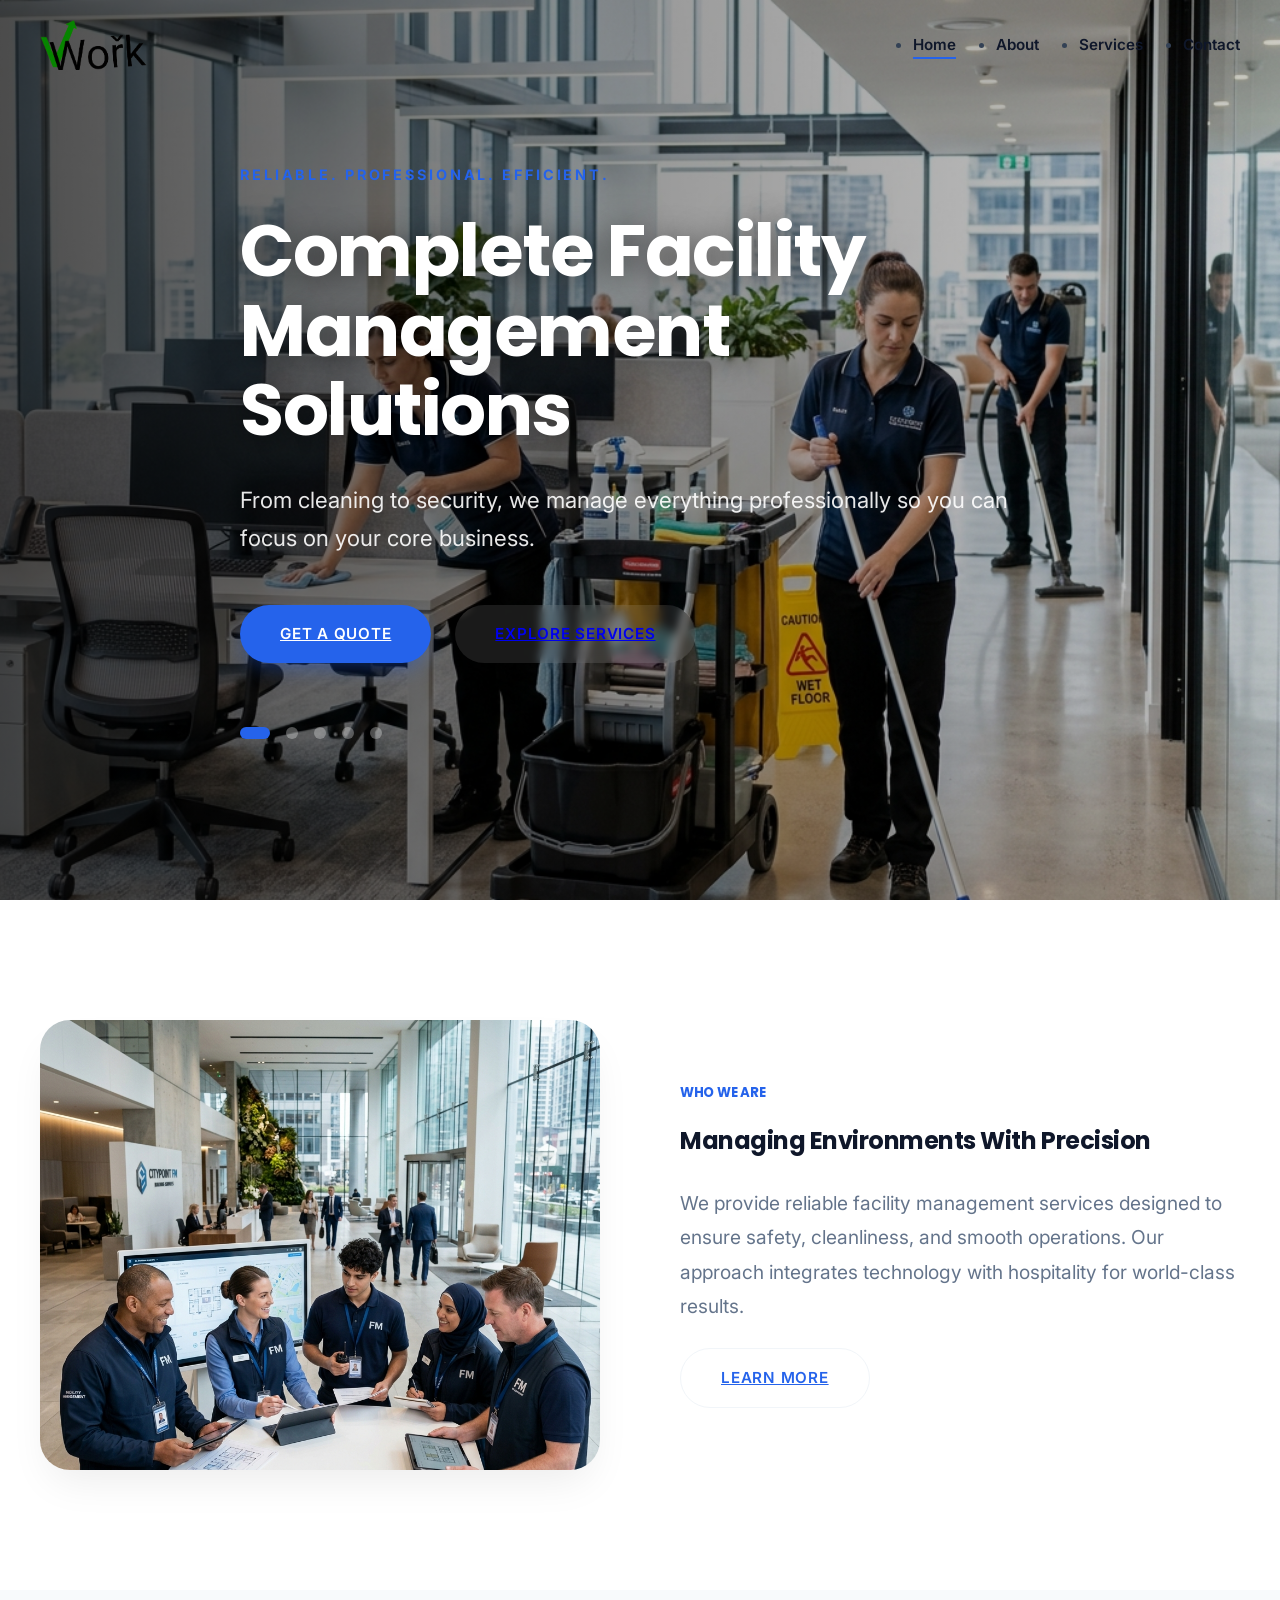
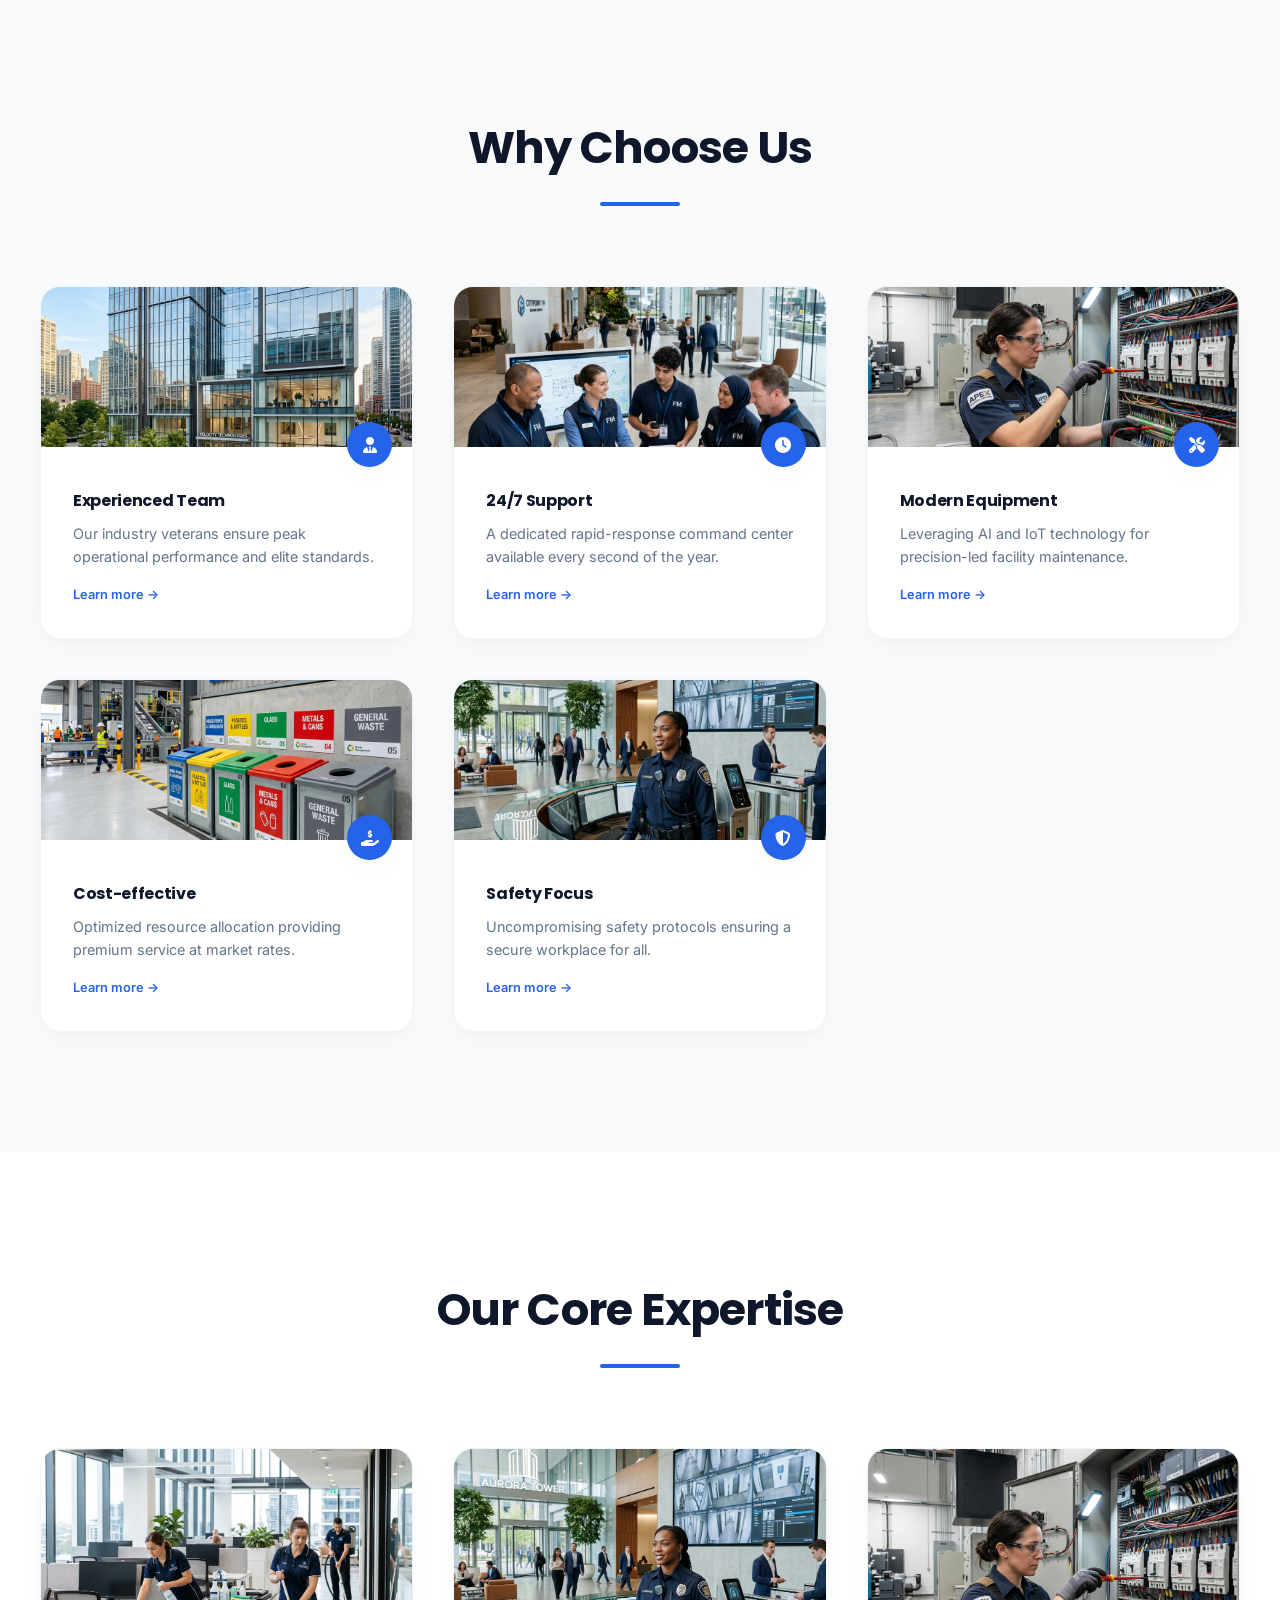
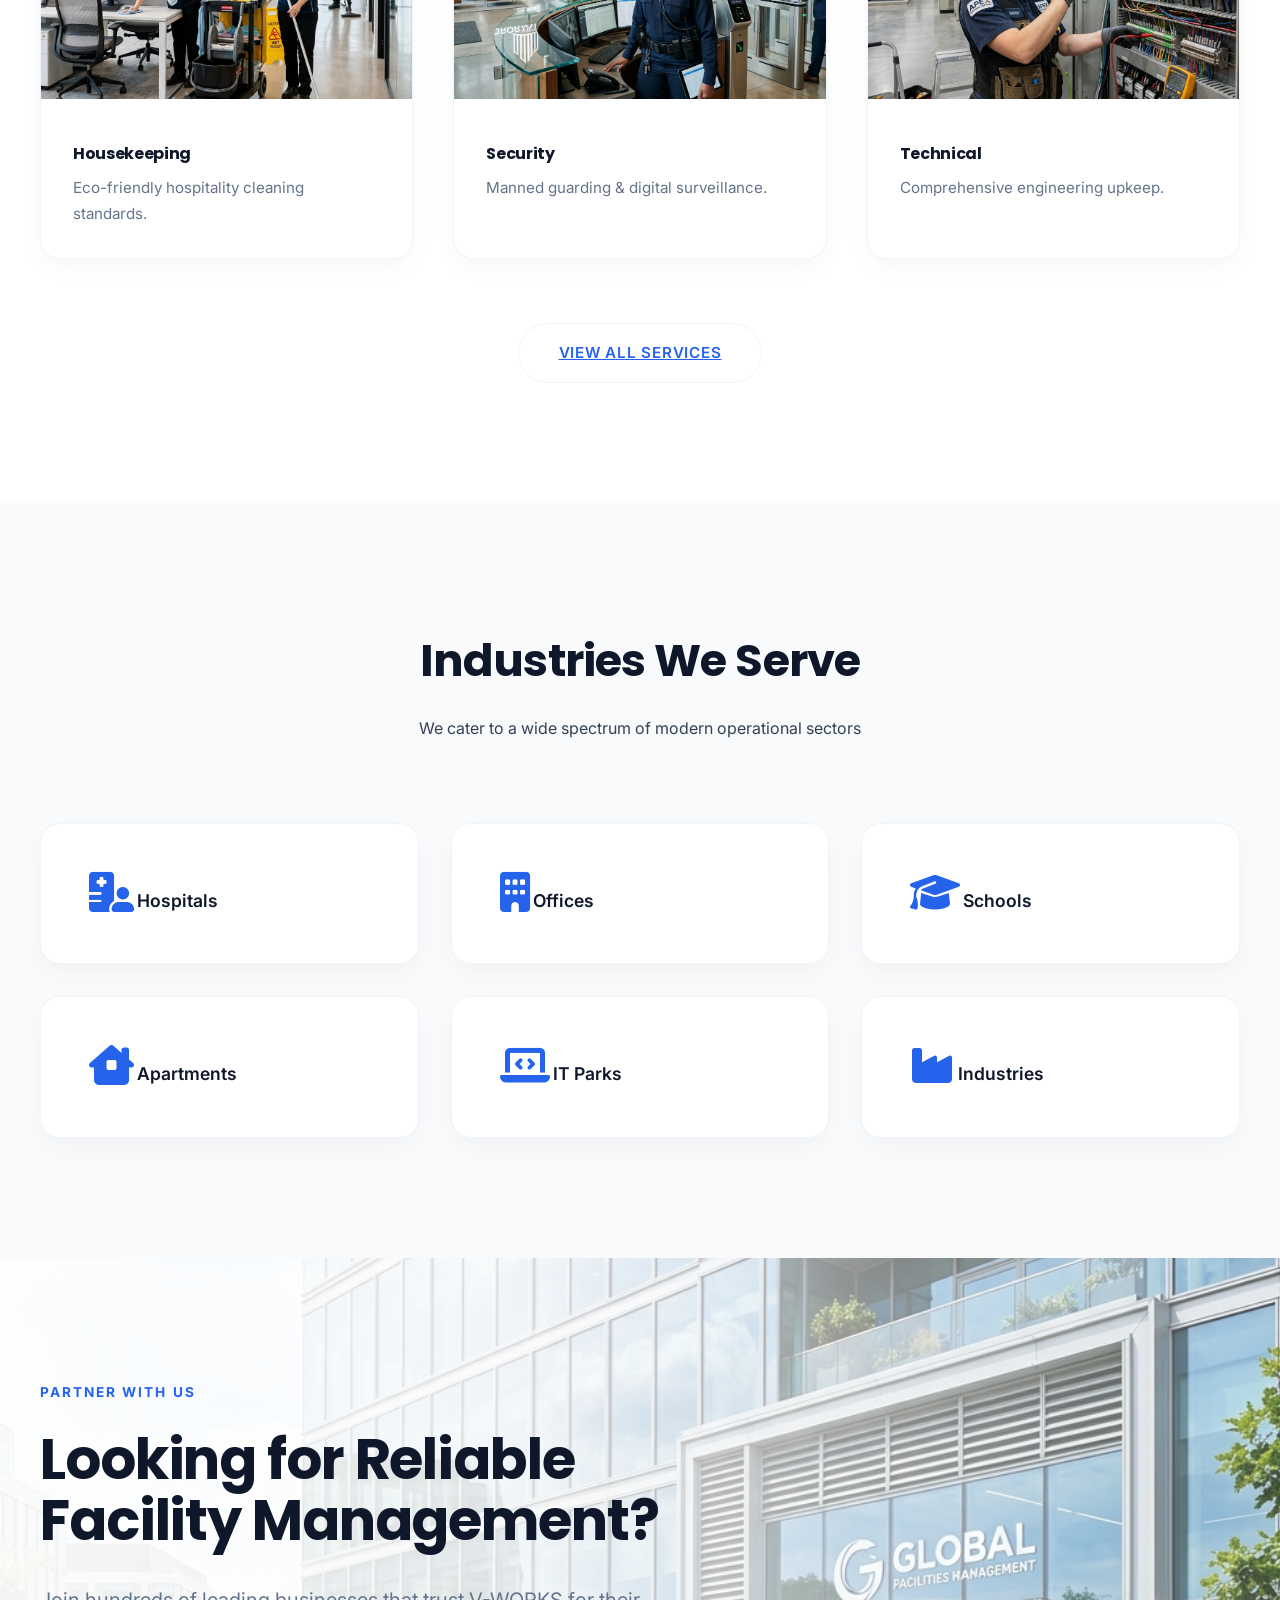
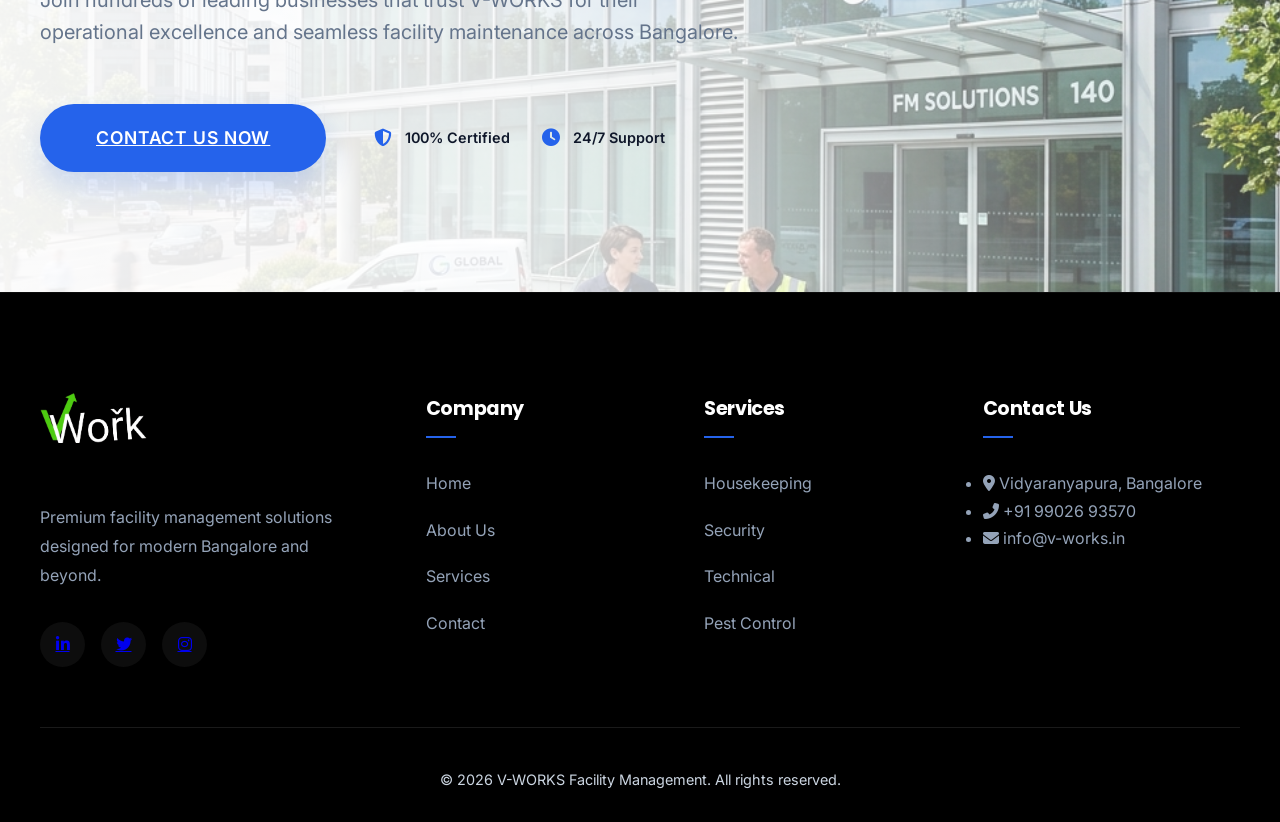
<file: index.html>
<!DOCTYPE html>
<html lang="en">
<head>
    <meta charset="UTF-8">
    <meta name="viewport" content="width=device-width, initial-scale=1.0">
    <title>V-WORKS Facility Management | Excellence in Operation</title>
    <link rel="stylesheet" href="css/style.css">
    <link rel="stylesheet" href="https://cdnjs.cloudflare.com/ajax/libs/font-awesome/6.4.0/css/all.min.css">
</head>
<body>

    <header>
        <div class="container">
            <nav>
                <a href="index.html" class="logo">
                    <img src="images/icons/logo-official.png" alt="V-WORKS Logo" style="height: 50px; width: auto; display: block; filter: invert(1) hue-rotate(180deg); mix-blend-mode: multiply;">
                </a>
                <ul class="nav-links">
                    <li><a href="index.html">Home</a></li>
                    <li><a href="about.html">About</a></li>
                    <li><a href="services.html">Services</a></li>
                    <li><a href="contact.html">Contact</a></li>
                </ul>
                <div class="menu-toggle">
                    <i class="fas fa-bars"></i>
                </div>
            </nav>
        </div>
    </header>

    <!-- 1. CINEMATIC SLIDER HERO SECTION -->
    <section class="hero-slider" id="home">
        <div class="slider-container">
            <!-- Slide 1: Housekeeping -->
            <div class="slide active" style="background-image: url('images/services/housekeeping.png');"></div>
            <!-- Slide 2: Security -->
            <div class="slide" style="background-image: url('images/services/security.png');"></div>
            <!-- Slide 3: Maintenance -->
            <div class="slide" style="background-image: url('images/services/maintenance.png');"></div>
            <!-- Slide 4: Landscaping -->
            <div class="slide" style="background-image: url('images/services/landscaping.png');"></div>
            <!-- Slide 5: Facility -->
            <div class="slide" style="background-image: url('images/hero/hero-bg.png');"></div>
        </div>

        <div class="slider-overlay"></div>

        <div class="container">
            <div class="hero-slider-content">
                <span class="service-tag reveal-fade">Reliable. Professional. Efficient.</span>
                <h1 class="reveal-up">Complete Facility <br><span class="text-accent">Management</span> Solutions</h1>
                <p class="reveal-up" style="transition-delay: 0.2s;">From cleaning to security, we manage everything professionally so you can focus on your core business.</p>
                
                <div class="hero-btns reveal-up" style="transition-delay: 0.4s;">
                    <a href="contact.html" class="btn btn-primary">Get a Quote</a>
                    <a href="services.html" class="btn btn-outline" style="background: rgba(255,255,255,0.1); backdrop-filter: blur(5px);">Explore Services</a>
                </div>

                <div class="slider-dots">
                    <span class="dot active"></span>
                    <span class="dot"></span>
                    <span class="dot"></span>
                    <span class="dot"></span>
                    <span class="dot"></span>
                </div>
            </div>
        </div>
    </section>

    <!-- 2. QUICK ABOUT -->
    <section class="quick-about section-padding">
        <div class="container">
            <div class="grid-3" style="grid-template-columns: 1fr 1fr; align-items: center; gap: 5rem;">
                <div class="service-img-wrapper reveal-left">
                    <img src="images/about/who-we-are.png" alt="Facility Excellence">
                </div>
                <div class="about-text reveal-right">
                    <h5 style="color: var(--primary-color); text-transform: uppercase; margin-bottom: 1rem;">Who We Are</h5>
                    <h2 style="margin-bottom: 1.5rem;">Managing Environments With Precision</h2>
                    <p style="font-size: 1.2rem; line-height: 1.8; color: var(--secondary-color);">We provide reliable facility management services designed to ensure safety, cleanliness, and smooth operations. Our approach integrates technology with hospitality for world-class results.</p>
                    <a href="about.html" class="btn btn-secondary" style="margin-top: 1.5rem;">Learn More</a>
                </div>
            </div>
        </div>
    </section>

    <!-- 3. WHY CHOOSE US -->
    <section class="why-choose section-padding" style="background: var(--bg-light);">
        <div class="container">
            <div class="section-title reveal-fade">
                <h2>Why Choose Us</h2>
                <div class="accent-bar"></div>
            </div>
            <div class="grid-3" style="gap: 2.5rem;">
                <div class="card-premium reveal-fade interactive-card" data-topic="team" style="padding: 0; overflow: hidden; display: flex; flex-direction: column;">
                    <div class="card-img-top" style="background-image: url('images/about/about-company.png'); height: 160px; background-size: cover; background-position: center; position: relative;">
                        <i class="fas fa-user-tie" style="position: absolute; bottom: -20px; right: 20px; background: var(--primary-color); color: white; width: 45px; height: 45px; border-radius: 50%; display: flex; align-items: center; justify-content: center; box-shadow: var(--shadow-soft);"></i>
                    </div>
                    <div style="padding: 2.5rem 2rem 2rem;">
                        <h4 style="margin-bottom: 0.5rem; color: var(--heading-color);">Experienced Team</h4>
                        <p style="font-size: 0.9rem; color: var(--secondary-color); line-height: 1.6;">Our industry veterans ensure peak operational performance and elite standards.</p>
                        <span style="font-size: 0.8rem; color: var(--primary-color); font-weight: 600; margin-top: 1rem; display: block;">Learn more →</span>
                    </div>
                </div>
                <div class="card-premium reveal-fade interactive-card" data-topic="support" style="padding: 0; overflow: hidden; display: flex; flex-direction: column;">
                    <div class="card-img-top" style="background-image: url('images/about/who-we-are.png'); height: 160px; background-size: cover; background-position: center; position: relative;">
                        <i class="fas fa-clock" style="position: absolute; bottom: -20px; right: 20px; background: var(--primary-color); color: white; width: 45px; height: 45px; border-radius: 50%; display: flex; align-items: center; justify-content: center; box-shadow: var(--shadow-soft);"></i>
                    </div>
                    <div style="padding: 2.5rem 2rem 2rem;">
                        <h4 style="margin-bottom: 0.5rem; color: var(--heading-color);">24/7 Support</h4>
                        <p style="font-size: 0.9rem; color: var(--secondary-color); line-height: 1.6;">A dedicated rapid-response command center available every second of the year.</p>
                        <span style="font-size: 0.8rem; color: var(--primary-color); font-weight: 600; margin-top: 1rem; display: block;">Learn more →</span>
                    </div>
                </div>
                <div class="card-premium reveal-fade interactive-card" data-topic="equipment" style="padding: 0; overflow: hidden; display: flex; flex-direction: column;">
                    <div class="card-img-top" style="background-image: url('images/services/maintenance.png'); height: 160px; background-size: cover; background-position: center; position: relative;">
                        <i class="fas fa-tools" style="position: absolute; bottom: -20px; right: 20px; background: var(--primary-color); color: white; width: 45px; height: 45px; border-radius: 50%; display: flex; align-items: center; justify-content: center; box-shadow: var(--shadow-soft);"></i>
                    </div>
                    <div style="padding: 2.5rem 2rem 2rem;">
                        <h4 style="margin-bottom: 0.5rem; color: var(--heading-color);">Modern Equipment</h4>
                        <p style="font-size: 0.9rem; color: var(--secondary-color); line-height: 1.6;">Leveraging AI and IoT technology for precision-led facility maintenance.</p>
                        <span style="font-size: 0.8rem; color: var(--primary-color); font-weight: 600; margin-top: 1rem; display: block;">Learn more →</span>
                    </div>
                </div>
                <div class="card-premium reveal-fade interactive-card" data-topic="cost" style="padding: 0; overflow: hidden; display: flex; flex-direction: column;">
                    <div class="card-img-top" style="background-image: url('images/services/waste-management.png'); height: 160px; background-size: cover; background-position: center; position: relative;">
                        <i class="fas fa-hand-holding-dollar" style="position: absolute; bottom: -20px; right: 20px; background: var(--primary-color); color: white; width: 45px; height: 45px; border-radius: 50%; display: flex; align-items: center; justify-content: center; box-shadow: var(--shadow-soft);"></i>
                    </div>
                    <div style="padding: 2.5rem 2rem 2rem;">
                        <h4 style="margin-bottom: 0.5rem; color: var(--heading-color);">Cost-effective</h4>
                        <p style="font-size: 0.9rem; color: var(--secondary-color); line-height: 1.6;">Optimized resource allocation providing premium service at market rates.</p>
                        <span style="font-size: 0.8rem; color: var(--primary-color); font-weight: 600; margin-top: 1rem; display: block;">Learn more →</span>
                    </div>
                </div>
                <div class="card-premium reveal-fade interactive-card" data-topic="safety" style="padding: 0; overflow: hidden; display: flex; flex-direction: column;">
                    <div class="card-img-top" style="background-image: url('images/services/security.png'); height: 160px; background-size: cover; background-position: center; position: relative;">
                        <i class="fas fa-shield-alt" style="position: absolute; bottom: -20px; right: 20px; background: var(--primary-color); color: white; width: 45px; height: 45px; border-radius: 50%; display: flex; align-items: center; justify-content: center; box-shadow: var(--shadow-soft);"></i>
                    </div>
                    <div style="padding: 2.5rem 2rem 2rem;">
                        <h4 style="margin-bottom: 0.5rem; color: var(--heading-color);">Safety Focus</h4>
                        <p style="font-size: 0.9rem; color: var(--secondary-color); line-height: 1.6;">Uncompromising safety protocols ensuring a secure workplace for all.</p>
                        <span style="font-size: 0.8rem; color: var(--primary-color); font-weight: 600; margin-top: 1rem; display: block;">Learn more →</span>
                    </div>
                </div>
            </div>
        </div>
    </section>

    <!-- Details Modal -->
    <div id="detailsModal" class="modal-overlay">
        <div class="modal-content glass">
            <span class="close-modal">&times;</span>
            <div id="modalBody">
                <!-- Content injected via JS -->
            </div>
        </div>
    </div>

    <!-- 4. SERVICES PREVIEW -->
    <section class="services-preview section-padding">
        <div class="container">
            <div class="section-title reveal-fade">
                <h2>Our Core Expertise</h2>
                <div class="accent-bar"></div>
            </div>
            <div class="grid-3">
                <div class="card-premium reveal-fade" style="padding: 0; overflow: hidden;">
                    <img src="images/services/housekeeping.png" alt="Housekeeping" style="width: 100%; height: 250px; object-fit: cover;">
                    <div style="padding: 2rem;">
                        <h4 style="margin-bottom: 0.5rem;">Housekeeping</h4>
                        <p style="font-size: 0.95rem; color: var(--secondary-color);">Eco-friendly hospitality cleaning standards.</p>
                    </div>
                </div>
                <div class="card-premium reveal-fade" style="padding: 0; overflow: hidden;">
                    <img src="images/services/security.png" alt="Security" style="width: 100%; height: 250px; object-fit: cover;">
                    <div style="padding: 2rem;">
                        <h4 style="margin-bottom: 0.5rem;">Security</h4>
                        <p style="font-size: 0.95rem; color: var(--secondary-color);">Manned guarding & digital surveillance.</p>
                    </div>
                </div>
                <div class="card-premium reveal-fade" style="padding: 0; overflow: hidden;">
                    <img src="images/services/maintenance.png" alt="Technical" style="width: 100%; height: 250px; object-fit: cover;">
                    <div style="padding: 2rem;">
                        <h4 style="margin-bottom: 0.5rem;">Technical</h4>
                        <p style="font-size: 0.95rem; color: var(--secondary-color);">Comprehensive engineering upkeep.</p>
                    </div>
                </div>
            </div>
            <div style="text-align: center; margin-top: 4rem;">
                <a href="services.html" class="btn btn-secondary">View All Services</a>
            </div>
        </div>
    </section>

    <!-- 5. INDUSTRIES -->
    <section class="industries section-padding" style="background: var(--bg-light);">
        <div class="container">
            <div class="section-title reveal-fade">
                <h2>Industries We Serve</h2>
                <p style="margin-top: 1rem;">We cater to a wide spectrum of modern operational sectors</p>
            </div>
            <div class="grid-3" style="grid-template-columns: repeat(auto-fit, minmax(280px, 1fr)); gap: 2rem;">
                <div class="card-premium reveal-fade industry-tag">
                    <i class="fas fa-hospital-user"></i>
                    <span>Hospitals</span>
                </div>
                <div class="card-premium reveal-fade industry-tag">
                    <i class="fas fa-building"></i>
                    <span>Offices</span>
                </div>
                <div class="card-premium reveal-fade industry-tag">
                    <i class="fas fa-graduation-cap"></i>
                    <span>Schools</span>
                </div>
                <div class="card-premium reveal-fade industry-tag">
                    <i class="fas fa-house-chimney-window"></i>
                    <span>Apartments</span>
                </div>
                <div class="card-premium reveal-fade industry-tag">
                    <i class="fas fa-laptop-code"></i>
                    <span>IT Parks</span>
                </div>
                <div class="card-premium reveal-fade industry-tag">
                    <i class="fas fa-industry"></i>
                    <span>Industries</span>
                </div>
            </div>
        </div>
    </section>

    <!-- 7. PREMIUM LIGHT CTA SECTION -->
    <section class="cta-banner-new" id="contact">
        <div class="cta-bg-image"></div>
        <div class="cta-overlay-light"></div>
        <div class="container container-relative">
            <div class="cta-content-new reveal-up">
                <span class="cta-tag">Partner with us</span>
                <h2>Looking for Reliable <br><span class="text-accent">Facility Management?</span></h2>
                <p>Join hundreds of leading businesses that trust V-WORKS for their operational excellence and seamless facility maintenance across Bangalore.</p>
                
                <div class="cta-flex">
                    <a href="contact.html" class="btn btn-primary btn-cta-main">Contact Us Now</a>
                    <div class="cta-trust">
                        <div class="trust-pill">
                            <i class="fas fa-shield-alt"></i> 100% Certified
                        </div>
                        <div class="trust-pill">
                            <i class="fas fa-clock"></i> 24/7 Support
                        </div>
                    </div>
                </div>
            </div>
        </div>
    </section>

    <footer>
        <div class="container">
            <div class="footer-grid">
                <div class="footer-col">
                    <a href="index.html" class="logo" style="margin-bottom: 1.5rem; display: inline-block;">
                        <img src="images/icons/logo-official.png" alt="V-WORKS Logo" style="height: 50px; width: auto; mix-blend-mode: screen;">
                    </a>
                    <p class="footer-desc">Premium facility management solutions designed for modern Bangalore and beyond.</p>
                    <div class="social-bar">
                        <a href="#"><i class="fab fa-linkedin-in"></i></a>
                        <a href="#"><i class="fab fa-twitter"></i></a>
                        <a href="#"><i class="fab fa-instagram"></i></a>
                    </div>
                </div>
                <div class="footer-col">
                    <h4>Company</h4>
                    <ul class="footer-links">
                        <li><a href="index.html">Home</a></li>
                        <li><a href="about.html">About Us</a></li>
                        <li><a href="services.html">Services</a></li>
                        <li><a href="contact.html">Contact</a></li>
                    </ul>
                </div>
                <div class="footer-col">
                    <h4>Services</h4>
                    <ul class="footer-links">
                        <li><a href="services.html#housekeeping">Housekeeping</a></li>
                        <li><a href="services.html#security">Security</a></li>
                        <li><a href="services.html#maintenance">Technical</a></li>
                        <li><a href="services.html#pest-control">Pest Control</a></li>
                    </ul>
                </div>
                <div class="footer-col">
                    <h4 class="footer-title">Contact Us</h4>
                    <ul class="footer-contact">
                        <li><i class="fas fa-map-marker-alt"></i> Vidyaranyapura, Bangalore</li>
                        <li><i class="fas fa-phone-alt"></i> +91 99026 93570</li>
                        <li><i class="fas fa-envelope"></i> info@v-works.in</li>
                    </ul>
                </div>
            </div>
            <div class="footer-bottom">
                <p>&copy; 2026 V-WORKS Facility Management. All rights reserved.</p>
            </div>
        </div>
    </footer>

    <script src="js/script.js"></script>
</body>
</html>
</file>
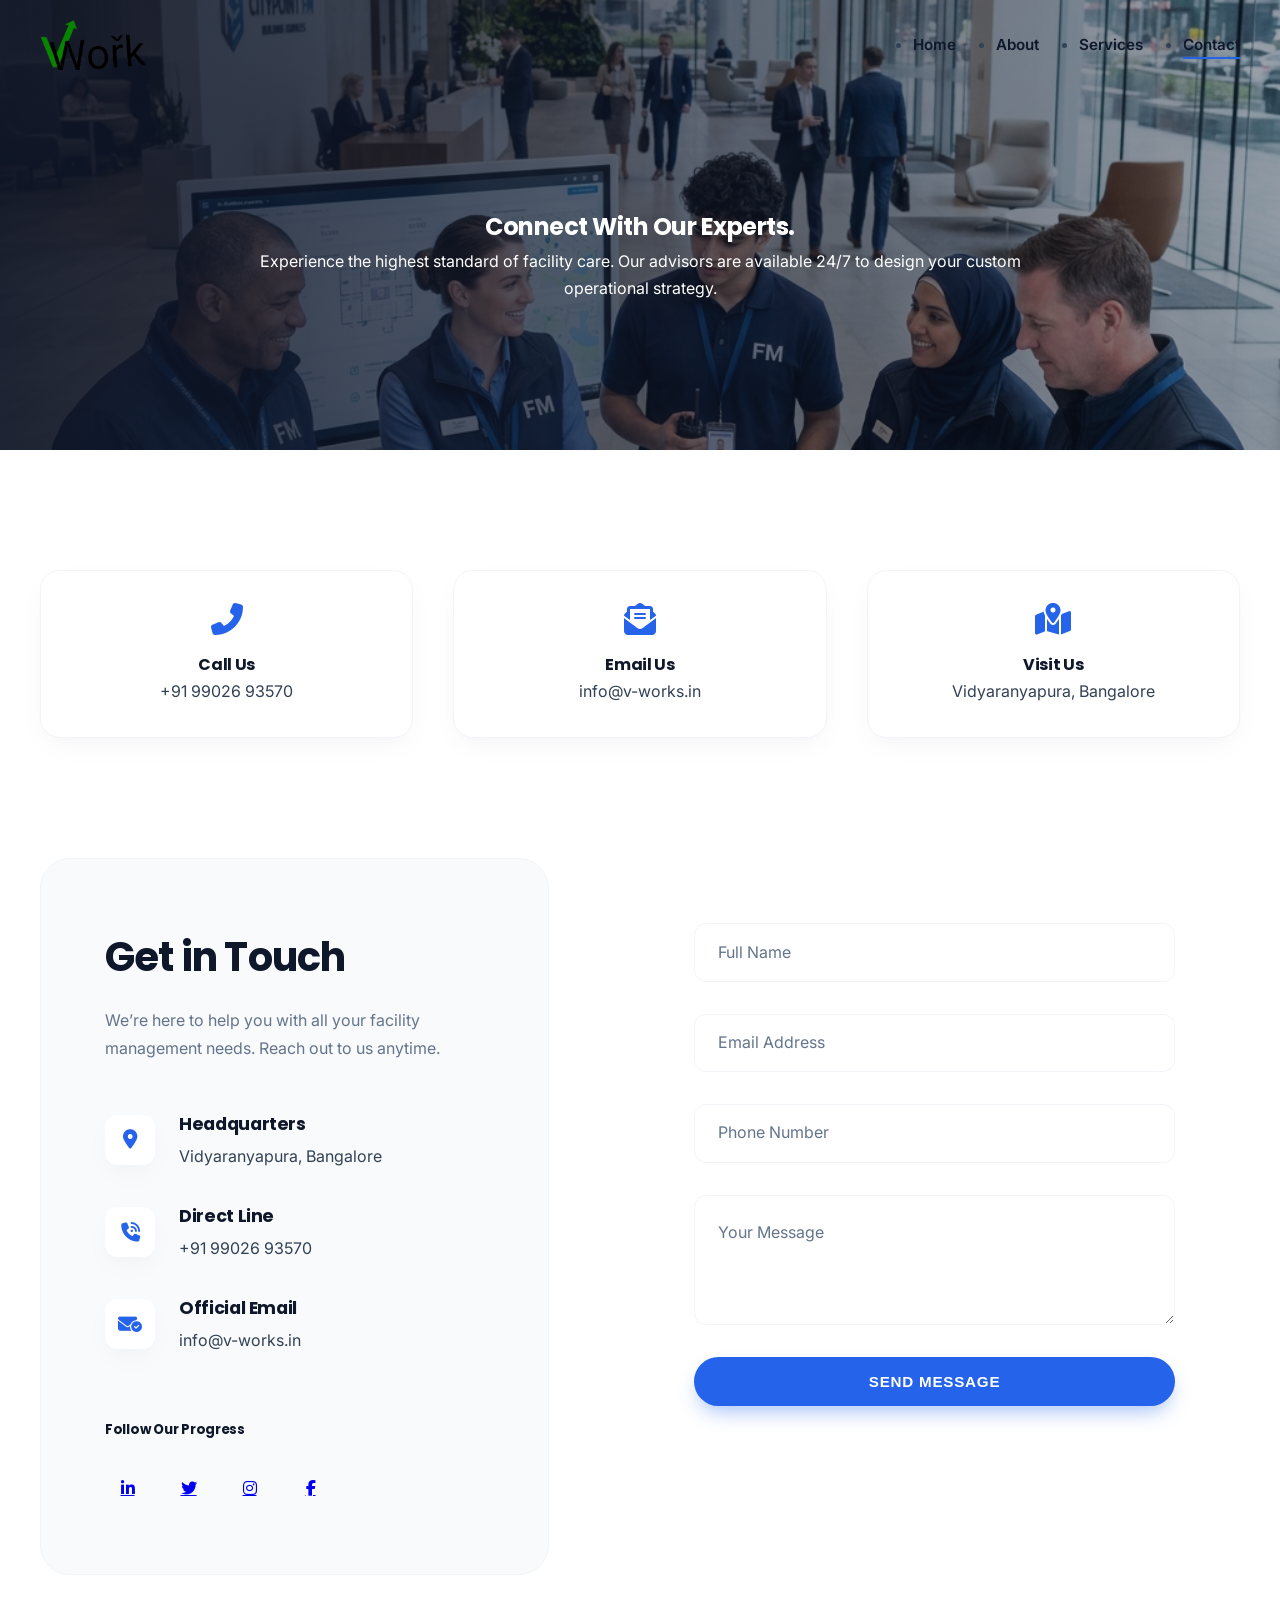
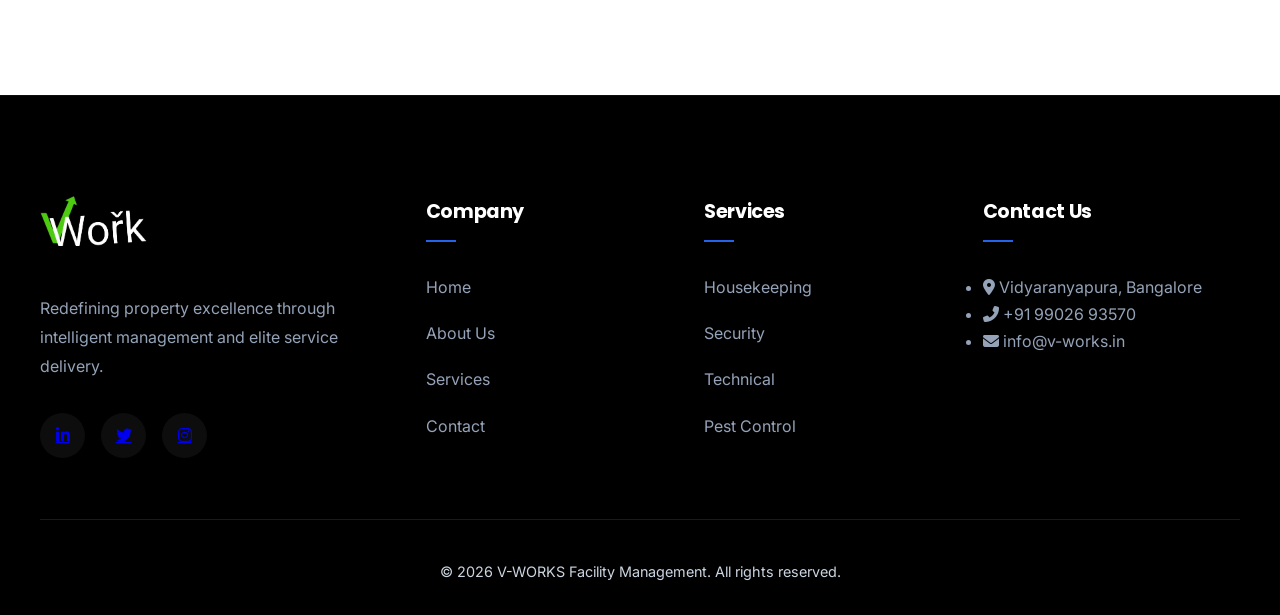
<file: contact.html>
<title>Contact Us | V-WORKS Facility Management</title>
<link rel="stylesheet" href="css/style.css">
<link rel="stylesheet" href="https://cdnjs.cloudflare.com/ajax/libs/font-awesome/6.4.0/css/all.min.css">
</head>

<body>

    <header>
        <div class="container">
            <nav>
                <a href="index.html" class="logo">
                    <img src="images/icons/logo-official.png" alt="V-WORKS Logo"
                        style="height: 50px; width: auto; display: block; filter: invert(1) hue-rotate(180deg); mix-blend-mode: multiply;">
                </a>
                <ul class="nav-links">
                    <li><a href="index.html">Home</a></li>
                    <li><a href="about.html">About</a></li>
                    <li><a href="services.html">Services</a></li>
                    <li><a href="contact.html">Contact</a></li>
                </ul>
                <div class="menu-toggle">
                    <i class="fas fa-bars"></i>
                </div>
            </nav>
        </div>
    </header>

    <section class="page-hero hero-contact">
        <div class="container">
            <div class="reveal-fade" style="text-align: center; max-width: 800px; margin: 0 auto;">
                <h1>Connect With Our Experts.</h1>
                <p>Experience the highest standard of facility care. Our advisors are available 24/7 to design your
                    custom operational strategy.</p>
            </div>
        </div>
    </section>

    <!-- Quick Contact Cards -->
    <section class="quick-contact section-padding" style="padding-bottom: 0;">
        <div class="container">
            <div class="grid-3">
                <div class="card-premium reveal-fade" style="text-align: center; padding: 2rem;">
                    <i class="fas fa-phone-alt"
                        style="font-size: 2rem; color: var(--primary-color); margin-bottom: 1rem;"></i>
                    <h4>Call Us</h4>
                    <p>+91 99026 93570</p>
                </div>
                <div class="card-premium reveal-fade" style="text-align: center; padding: 2rem;">
                    <i class="fas fa-envelope-open-text"
                        style="font-size: 2rem; color: var(--primary-color); margin-bottom: 1rem;"></i>
                    <h4>Email Us</h4>
                    <p>info@v-works.in</p>
                </div>
                <div class="card-premium reveal-fade" style="text-align: center; padding: 2rem;">
                    <i class="fas fa-map-marked-alt"
                        style="font-size: 2rem; color: var(--primary-color); margin-bottom: 1rem;"></i>
                    <h4>Visit Us</h4>
                    <p>Vidyaranyapura, Bangalore</p>
                </div>
            </div>
        </div>
    </section>

    <!-- Main Contact Section -->
    <section class="contact-main section-padding">
        <div class="container">
            <div class="contact-grid-wrapper">
                <!-- Left: Contact Details -->
                <div class="contact-info-panel reveal-left">
                    <div class="info-header">
                        <h2>Get in Touch</h2>
                        <p>We’re here to help you with all your facility management needs. Reach out to us anytime.</p>
                    </div>

                    <div class="info-list">
                        <div class="info-item">
                            <i class="fas fa-location-dot"></i>
                            <div>
                                <h5>Headquarters</h5>
                                <p>Vidyaranyapura, Bangalore</p>
                            </div>
                        </div>
                        <div class="info-item">
                            <i class="fas fa-phone-volume"></i>
                            <div>
                                <h5>Direct Line</h5>
                                <p>+91 99026 93570</p>
                            </div>
                        </div>
                        <div class="info-item">
                            <i class="fas fa-envelope-circle-check"></i>
                            <div>
                                <h5>Official Email</h5>
                                <p>info@v-works.in</p>
                            </div>
                        </div>
                    </div>

                    <div class="social-panel">
                        <h5>Follow Our Progress</h5>
                        <div class="social-bar" style="justify-content: flex-start;">
                            <a href="#"><i class="fab fa-linkedin-in"></i></a>
                            <a href="#"><i class="fab fa-twitter"></i></a>
                            <a href="#"><i class="fab fa-instagram"></i></a>
                            <a href="#"><i class="fab fa-facebook-f"></i></a>
                        </div>
                    </div>
                </div>

                <!-- Right: Contact Form -->
                <div class="contact-form-panel reveal-right">
                    <div class="form-card glass">
                        <form id="contactForm">
                            <div class="input-group">
                                <input type="text" id="name" required placeholder=" ">
                                <label for="name">Full Name</label>
                            </div>
                            <div class="input-group">
                                <input type="email" id="email" required placeholder=" ">
                                <label for="email">Email Address</label>
                            </div>
                            <div class="input-group">
                                <input type="tel" id="phone" placeholder=" ">
                                <label for="phone">Phone Number</label>
                            </div>
                            <div class="input-group">
                                <textarea id="message" required placeholder=" " rows="5"></textarea>
                                <label for="message">Your Message</label>
                            </div>
                            <button type="submit" class="btn btn-primary" style="width: 100%;">Send Message</button>
                        </form>
                    </div>
                </div>
            </div>
        </div>
    </section>

    <footer>
        <div class="container">
            <div class="footer-grid">
                <div class="footer-col">
                    <a href="index.html" class="logo" style="margin-bottom: 1.5rem; display: inline-block;">
                        <img src="images/icons/logo-official.png" alt="V-WORKS Logo"
                            style="height: 50px; width: auto; mix-blend-mode: screen;">
                    </a>
                    <p class="footer-desc">Redefining property excellence through intelligent management and elite
                        service delivery.</p>
                    <div class="social-bar">
                        <a href="#"><i class="fab fa-linkedin-in"></i></a>
                        <a href="#"><i class="fab fa-twitter"></i></a>
                        <a href="#"><i class="fab fa-instagram"></i></a>
                    </div>
                </div>
                <div class="footer-col">
                    <h4>Company</h4>
                    <ul class="footer-links">
                        <li><a href="index.html">Home</a></li>
                        <li><a href="about.html">About Us</a></li>
                        <li><a href="services.html">Services</a></li>
                        <li><a href="contact.html">Contact</a></li>
                    </ul>
                </div>
                <div class="footer-col">
                    <h4>Services</h4>
                    <ul class="footer-links">
                        <li><a href="services.html#housekeeping">Housekeeping</a></li>
                        <li><a href="services.html#security">Security</a></li>
                        <li><a href="services.html#maintenance">Technical</a></li>
                        <li><a href="services.html#pest-control">Pest Control</a></li>
                    </ul>
                </div>
                <div class="footer-col">
                    <h4 class="footer-title">Contact Us</h4>
                    <ul class="footer-contact">
                        <li><i class="fas fa-map-marker-alt"></i> Vidyaranyapura, Bangalore</li>
                        <li><i class="fas fa-phone-alt"></i> +91 99026 93570</li>
                        <li><i class="fas fa-envelope"></i> info@v-works.in</li>
                    </ul>
                </div>
            </div>
            <div class="footer-bottom">
                <p>&copy; 2026 V-WORKS Facility Management. All rights reserved.</p>
            </div>
        </div>
    </footer>

    <script src="js/script.js"></script>
</body>

</html>
</file>
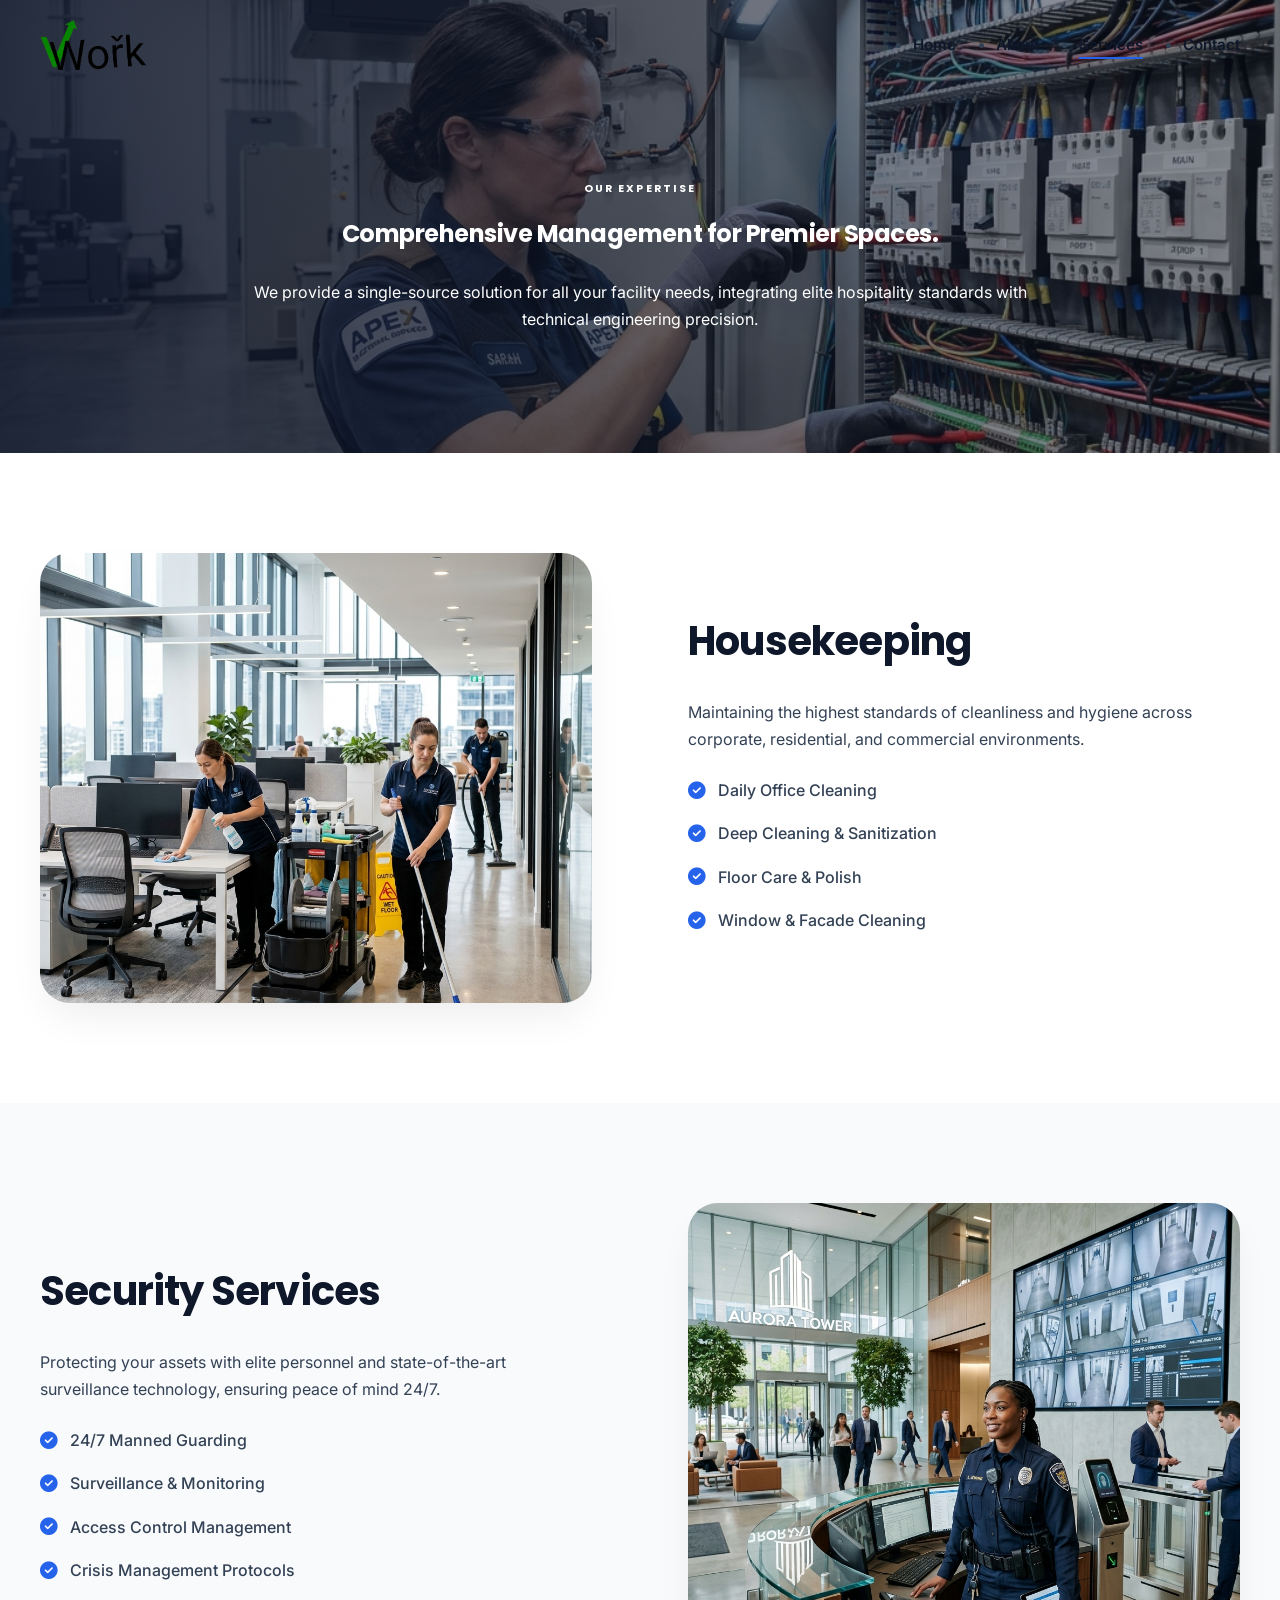
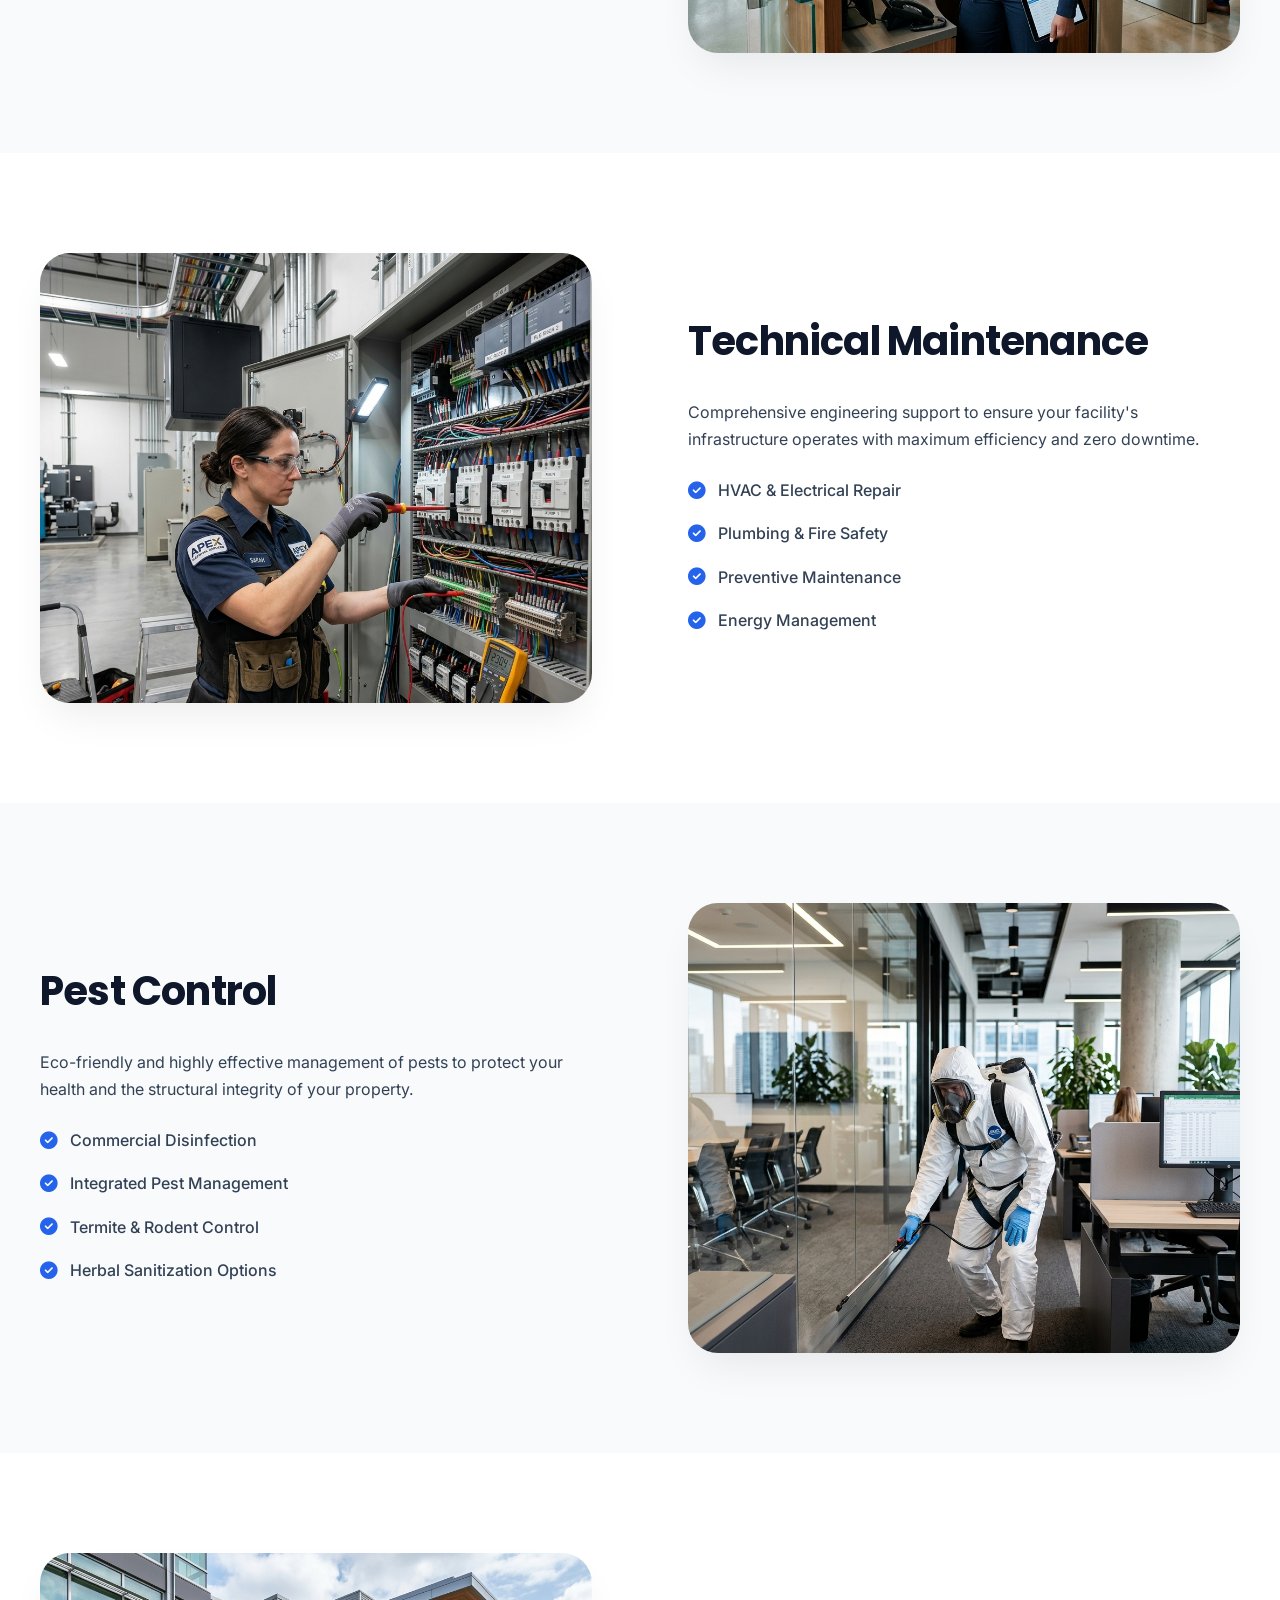
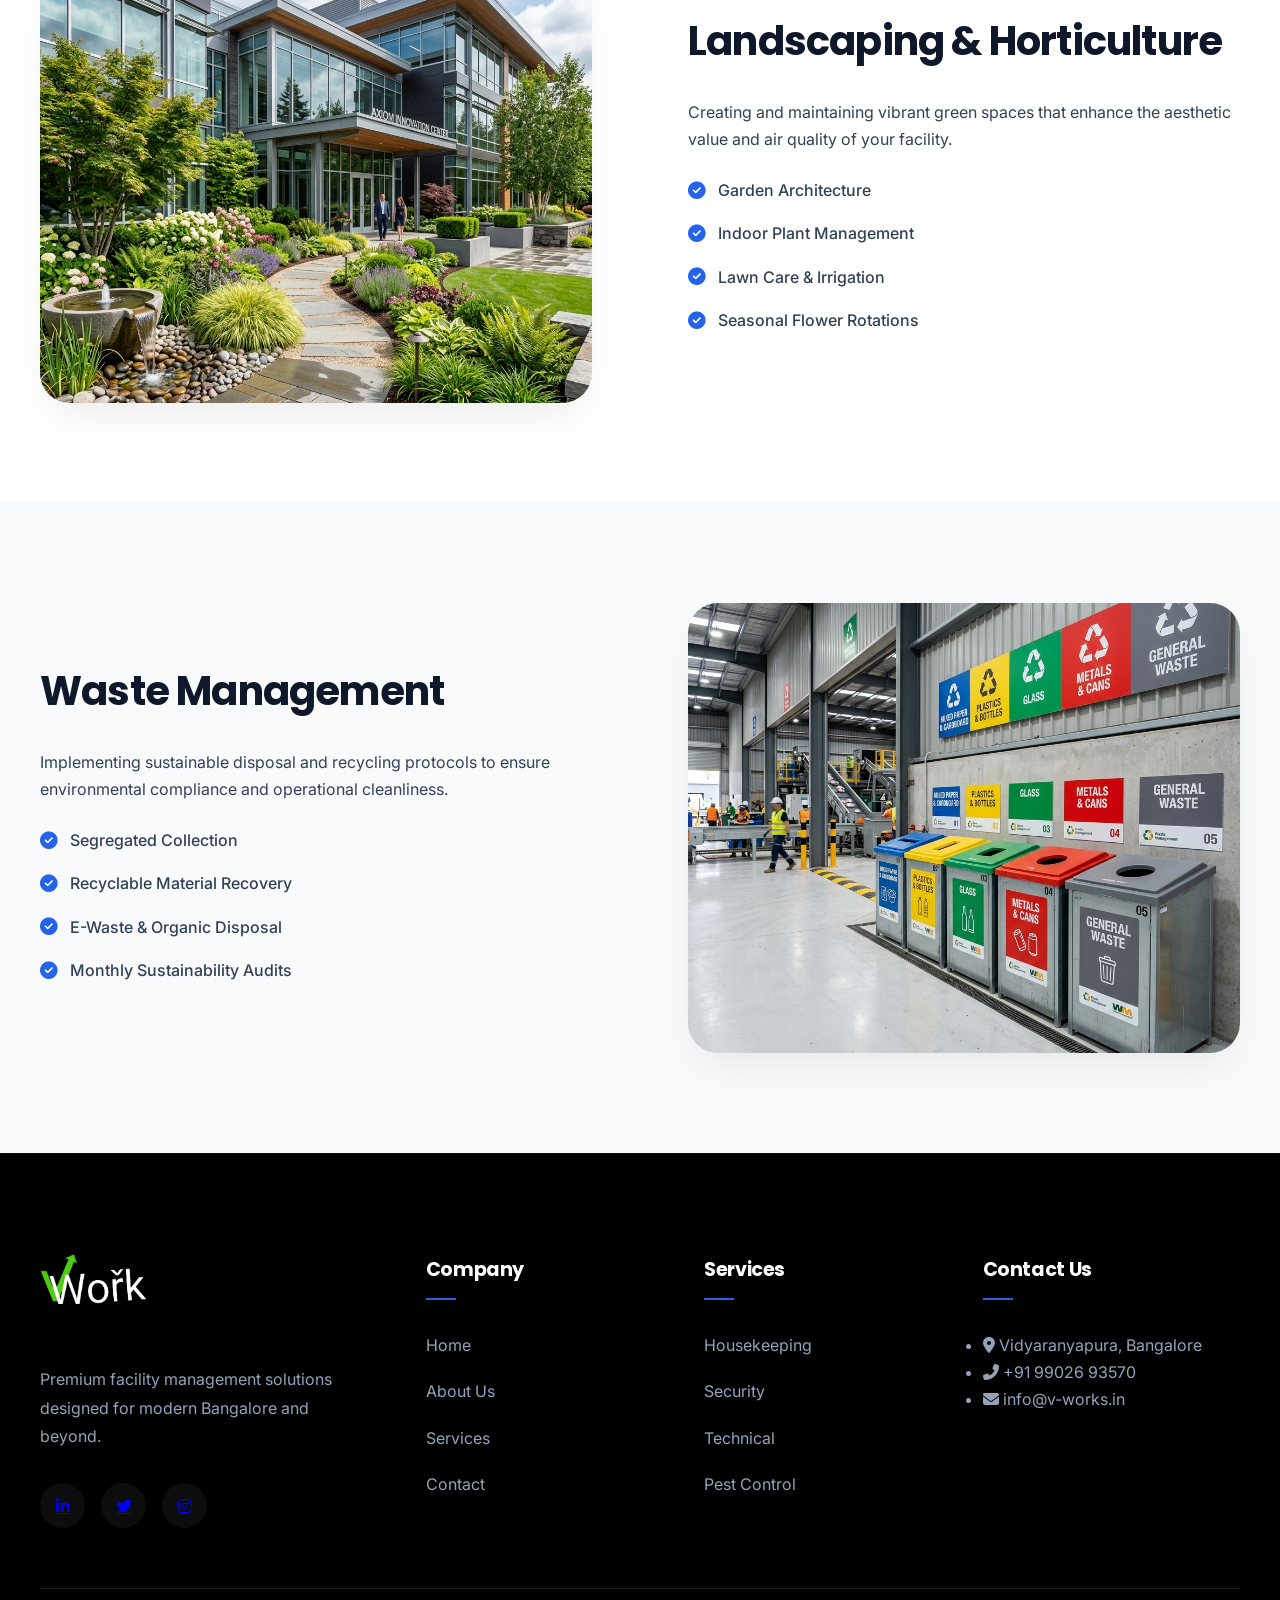
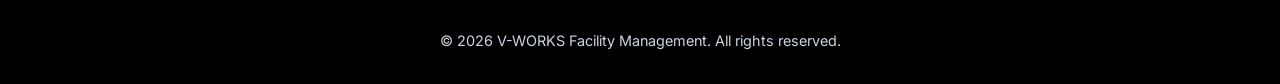
<file: services.html>
<!DOCTYPE html>
<html lang="en">
<head>
    <meta charset="UTF-8">
    <meta name="viewport" content="width=device-width, initial-scale=1.0">
    <title>Our Services | V-WORKS Facility Management</title>
    <link rel="stylesheet" href="css/style.css">
    <link rel="stylesheet" href="https://cdnjs.cloudflare.com/ajax/libs/font-awesome/6.4.0/css/all.min.css">
</head>
<body>

    <header>
        <div class="container">
            <nav>
                <a href="index.html" class="logo">
                    <img src="images/icons/logo-official.png" alt="V-WORKS Logo" style="height: 50px; width: auto; display: block; filter: invert(1) hue-rotate(180deg); mix-blend-mode: multiply;">
                </a>
                <ul class="nav-links">
                    <li><a href="index.html">Home</a></li>
                    <li><a href="about.html">About</a></li>
                    <li><a href="services.html">Services</a></li>
                    <li><a href="contact.html">Contact</a></li>
                </ul>
                <div class="menu-toggle">
                    <i class="fas fa-bars"></i>
                </div>
            </nav>
        </div>
    </header>

    <section class="page-hero hero-services">
        <div class="container">
            <div class="reveal-fade" style="text-align: center; max-width: 800px; margin: 0 auto;">
                <h6 style="color: var(--primary-color); text-transform: uppercase; margin-bottom: 1rem; letter-spacing: 0.2em;">Our Expertise</h6>
                <h1 style="margin-bottom: 1.5rem;">Comprehensive Management for Premier Spaces.</h1>
                <p>We provide a single-source solution for all your facility needs, integrating elite hospitality standards with technical engineering precision.</p>
            </div>
        </div>
    </section>

    <!-- ZIG-ZAG LAYOUT START (MANDATORY ORDER) -->
    
    <!-- 1. Housekeeping: IMAGE LEFT | TEXT RIGHT -->
    <section class="service-strip">
        <div class="container">
            <div class="service-block">
                <div class="service-img-wrapper reveal-left">
                    <img src="images/services/housekeeping.png" alt="Housekeeping Service">
                </div>
                <div class="service-info reveal-right">
                    <h3>Housekeeping</h3>
                    <p>Maintaining the highest standards of cleanliness and hygiene across corporate, residential, and commercial environments.</p>
                    <ul class="service-bullets">
                        <li><i class="fas fa-check-circle"></i> Daily Office Cleaning</li>
                        <li><i class="fas fa-check-circle"></i> Deep Cleaning & Sanitization</li>
                        <li><i class="fas fa-check-circle"></i> Floor Care & Polish</li>
                        <li><i class="fas fa-check-circle"></i> Window & Facade Cleaning</li>
                    </ul>
                </div>
            </div>
        </div>
    </section>

    <!-- 2. Security: TEXT LEFT | IMAGE RIGHT -->
    <section class="service-strip bg-alternate">
        <div class="container">
            <div class="service-block reverse">
                <div class="service-img-wrapper reveal-right">
                    <img src="images/services/security.png" alt="Security Service">
                </div>
                <div class="service-info reveal-left">
                    <h3>Security Services</h3>
                    <p>Protecting your assets with elite personnel and state-of-the-art surveillance technology, ensuring peace of mind 24/7.</p>
                    <ul class="service-bullets">
                        <li><i class="fas fa-check-circle"></i> 24/7 Manned Guarding</li>
                        <li><i class="fas fa-check-circle"></i> Surveillance & Monitoring</li>
                        <li><i class="fas fa-check-circle"></i> Access Control Management</li>
                        <li><i class="fas fa-check-circle"></i> Crisis Management Protocols</li>
                    </ul>
                </div>
            </div>
        </div>
    </section>

    <!-- 3. Maintenance: IMAGE LEFT | TEXT RIGHT -->
    <section class="service-strip">
        <div class="container">
            <div class="service-block">
                <div class="service-img-wrapper reveal-left">
                    <img src="images/services/maintenance.png" alt="Maintenance Service">
                </div>
                <div class="service-info reveal-right">
                    <h3>Technical Maintenance</h3>
                    <p>Comprehensive engineering support to ensure your facility's infrastructure operates with maximum efficiency and zero downtime.</p>
                    <ul class="service-bullets">
                        <li><i class="fas fa-check-circle"></i> HVAC & Electrical Repair</li>
                        <li><i class="fas fa-check-circle"></i> Plumbing & Fire Safety</li>
                        <li><i class="fas fa-check-circle"></i> Preventive Maintenance</li>
                        <li><i class="fas fa-check-circle"></i> Energy Management</li>
                    </ul>
                </div>
            </div>
        </div>
    </section>

    <!-- 4. Pest Control: TEXT LEFT | IMAGE RIGHT -->
    <section class="service-strip bg-alternate">
        <div class="container">
            <div class="service-block reverse">
                <div class="service-img-wrapper reveal-right">
                    <img src="images/services/pest-control.png" alt="Pest Control Service">
                </div>
                <div class="service-info reveal-left">
                    <h3>Pest Control</h3>
                    <p>Eco-friendly and highly effective management of pests to protect your health and the structural integrity of your property.</p>
                    <ul class="service-bullets">
                        <li><i class="fas fa-check-circle"></i> Commercial Disinfection</li>
                        <li><i class="fas fa-check-circle"></i> Integrated Pest Management</li>
                        <li><i class="fas fa-check-circle"></i> Termite & Rodent Control</li>
                        <li><i class="fas fa-check-circle"></i> Herbal Sanitization Options</li>
                    </ul>
                </div>
            </div>
        </div>
    </section>

    <!-- 5. Landscaping: IMAGE LEFT | TEXT RIGHT -->
    <section class="service-strip">
        <div class="container">
            <div class="service-block">
                <div class="service-img-wrapper reveal-left">
                    <img src="images/services/landscaping.png" alt="Landscaping Service">
                </div>
                <div class="service-info reveal-right">
                    <h3>Landscaping & Horticulture</h3>
                    <p>Creating and maintaining vibrant green spaces that enhance the aesthetic value and air quality of your facility.</p>
                    <ul class="service-bullets">
                        <li><i class="fas fa-check-circle"></i> Garden Architecture</li>
                        <li><i class="fas fa-check-circle"></i> Indoor Plant Management</li>
                        <li><i class="fas fa-check-circle"></i> Lawn Care & Irrigation</li>
                        <li><i class="fas fa-check-circle"></i> Seasonal Flower Rotations</li>
                    </ul>
                </div>
            </div>
        </div>
    </section>

    <!-- 6. Waste Management: TEXT LEFT | IMAGE RIGHT -->
    <section class="service-strip bg-alternate">
        <div class="container">
            <div class="service-block reverse">
                <div class="service-img-wrapper reveal-right">
                    <img src="images/services/waste-management.png" alt="Waste Management Service">
                </div>
                <div class="service-info reveal-left">
                    <h3>Waste Management</h3>
                    <p>Implementing sustainable disposal and recycling protocols to ensure environmental compliance and operational cleanliness.</p>
                    <ul class="service-bullets">
                        <li><i class="fas fa-check-circle"></i> Segregated Collection</li>
                        <li><i class="fas fa-check-circle"></i> Recyclable Material Recovery</li>
                        <li><i class="fas fa-check-circle"></i> E-Waste & Organic Disposal</li>
                        <li><i class="fas fa-check-circle"></i> Monthly Sustainability Audits</li>
                    </ul>
                </div>
            </div>
        </div>
    </section>

    <footer>
        <div class="container">
            <div class="footer-grid">
                <div class="footer-col">
                    <a href="index.html" class="logo" style="margin-bottom: 1.5rem; display: inline-block;">
                        <img src="images/icons/logo-official.png" alt="V-WORKS Logo" style="height: 50px; width: auto; mix-blend-mode: screen;">
                    </a>
                    <p class="footer-desc">Premium facility management solutions designed for modern Bangalore and beyond.</p>
                    <div class="social-bar">
                        <a href="#"><i class="fab fa-linkedin-in"></i></a>
                        <a href="#"><i class="fab fa-twitter"></i></a>
                        <a href="#"><i class="fab fa-instagram"></i></a>
                    </div>
                </div>
                <div class="footer-col">
                    <h4>Company</h4>
                    <ul class="footer-links">
                        <li><a href="index.html">Home</a></li>
                        <li><a href="about.html">About Us</a></li>
                        <li><a href="services.html">Services</a></li>
                        <li><a href="contact.html">Contact</a></li>
                    </ul>
                </div>
                <div class="footer-col">
                    <h4>Services</h4>
                    <ul class="footer-links">
                        <li><a href="services.html#housekeeping">Housekeeping</a></li>
                        <li><a href="services.html#security">Security</a></li>
                        <li><a href="services.html#maintenance">Technical</a></li>
                        <li><a href="services.html#pest-control">Pest Control</a></li>
                    </ul>
                </div>
                <div class="footer-col">
                    <h4 class="footer-title">Contact Us</h4>
                    <ul class="footer-contact">
                        <li><i class="fas fa-map-marker-alt"></i> Vidyaranyapura, Bangalore</li>
                        <li><i class="fas fa-phone-alt"></i> +91 99026 93570</li>
                        <li><i class="fas fa-envelope"></i> info@v-works.in</li>
                    </ul>
                </div>
            </div>
            <div class="footer-bottom">
                <p>&copy; 2026 V-WORKS Facility Management. All rights reserved.</p>
            </div>
        </div>
    </footer>

    <script src="js/script.js"></script>
</body>
</html>
</file>
<file: css/style.css>
@import url('https://fonts.googleapis.com/css2?family=Poppins:wght@300;400;500;600;700&family=Inter:wght@400;500;600;700&display=swap');

:root {
    --primary-color: #2563eb;
    --primary-glow: rgba(37, 99, 235, 0.4);
    --secondary-color: #64748b;
    --text-color: #334155;
    --heading-color: #0f172a;
    --bg-white: #ffffff;
    --bg-light: #f8fafc;
    --bg-glass: rgba(255, 255, 255, 0.8);
    --footer-bg: #1e293b;
    --footer-text: #cbd5e1;
    --border-color: #f1f5f9;
    --shadow-soft: 0 10px 30px -5px rgba(0, 0, 0, 0.04), 0 5px 15px -5px rgba(0, 0, 0, 0.02);
    --shadow-premium: 0 20px 40px -10px rgba(0, 0, 0, 0.08);
    --transition-smooth: all 0.5s cubic-bezier(0.4, 0, 0.2, 1);
}

/* Reset & Global */
* {
    margin: 0;
    padding: 0;
    box-sizing: border-box;
}

html {
    scroll-behavior: smooth;
}

body {
    font-family: 'Inter', sans-serif;
    line-height: 1.7;
    color: var(--text-color);
    background-color: var(--bg-white);
    overflow-x: hidden;
}

h1, h2, h3, h4, h5, h6 {
    font-family: 'Poppins', sans-serif;
    color: var(--heading-color);
    font-weight: 700;
    letter-spacing: -0.02em;
}

/* Reusable Components */
.container {
    max-width: 1280px;
    margin: 0 auto;
    padding: 0 2.5rem;
}

.section-padding {
    padding: 120px 0;
}

.btn {
    display: inline-flex;
    align-items: center;
    justify-content: center;
    padding: 1rem 2.5rem;
    border-radius: 50px;
    font-weight: 600;
    font-size: 0.95rem;
    cursor: pointer;
    transition: var(--transition-smooth);
    border: none;
    text-transform: uppercase;
    letter-spacing: 0.05em;
    position: relative;
    overflow: hidden;
}

.btn-primary {
    background: var(--primary-color);
    color: white;
    box-shadow: 0 10px 20px -5px var(--primary-glow);
}

.btn-primary:hover {
    transform: translateY(-3px);
    box-shadow: 0 15px 30px -5px var(--primary-glow);
}

.btn-secondary {
    background: white;
    color: var(--primary-color);
    border: 1px solid var(--border-color);
}

.btn-secondary:hover {
    background: var(--bg-light);
    transform: translateY(-3px);
}

/* Glassmorphism Classes */
.glass {
    background: var(--bg-glass);
    backdrop-filter: blur(12px);
    -webkit-backdrop-filter: blur(12px);
    border: 1px solid rgba(255, 255, 255, 0.3);
}

/* Navbar */
header {
    position: fixed;
    top: 0;
    width: 100%;
    z-index: 1000;
    transition: var(--transition-smooth);
    padding: 20px 0;
}

header.scrolled {
    background: var(--bg-glass);
    backdrop-filter: blur(15px);
    padding: 15px 0;
    box-shadow: var(--shadow-soft);
}

nav {
    display: flex;
    justify-content: space-between;
    align-items: center;
}

.logo {
    font-size: 1.6rem;
    font-weight: 800;
    color: var(--primary-color);
    text-decoration: none;
    display: flex;
    align-items: center;
    gap: 10px;
}

.nav-links {
    display: flex;
    gap: 2.5rem;
}

.nav-links a {
    text-decoration: none;
    font-weight: 600;
    font-size: 0.95rem;
    color: var(--heading-color);
    position: relative;
}

.nav-links a::after {
    content: '';
    position: absolute;
    bottom: -5px;
    left: 0;
    width: 0;
    height: 2px;
    background: var(--primary-color);
    transition: var(--transition-smooth);
}

.nav-links a:hover::after,
.nav-links a.active::after {
    width: 100%;
}

.menu-toggle {
    display: none;
    cursor: pointer;
}

/* Hero Sections (Global & Page Specific) */
.hero, .page-hero {
    position: relative;
    background-size: cover;
    background-position: center;
    background-repeat: no-repeat;
    display: flex;
    align-items: center;
    color: white;
}

.hero {
    height: 100vh;
}

.page-hero {
    padding-top: 180px;
    padding-bottom: 120px;
    height: auto;
    min-height: 50vh;
}

.hero::before, .page-hero::before {
    content: '';
    position: absolute;
    inset: 0;
    background: linear-gradient(to right, rgba(15, 23, 42, 0.9), rgba(15, 23, 42, 0.4));
    z-index: 1;
}

.hero-index { background-image: url('../images/hero/hero-bg.png'); }
.hero-about { background-image: url('../images/about/about-company.png'); }
.hero-services { background-image: url('../images/services/maintenance.png'); }
.hero-contact { background-image: url('../images/about/who-we-are.png'); }

.hero-content, .page-hero .container {
    position: relative;
    z-index: 2;
}

/* Cinematic Slider Hero */
.hero-slider {
    position: relative;
    height: 100vh;
    min-height: 600px;
    overflow: hidden;
    display: flex;
    align-items: center;
    color: white;
}

.slider-container {
    position: absolute;
    top: 0;
    left: 0;
    width: 100%;
    height: 100%;
    z-index: 1;
}

.slide {
    position: absolute;
    top: 0;
    left: 0;
    width: 100%;
    height: 100%;
    background-size: cover;
    background-position: center;
    opacity: 0;
    transition: opacity 1.5s ease-in-out;
    transform: scale(1.1);
}

.slide.active {
    opacity: 1;
    transform: scale(1);
    animation: kenburns 20s linear infinite;
}

@keyframes kenburns {
    from { transform: scale(1); }
    to { transform: scale(1.15); }
}

.slider-overlay {
    position: absolute;
    top: 0;
    left: 0;
    width: 100%;
    height: 100%;
    background: linear-gradient(to right, rgba(0,0,0,0.7) 0%, rgba(0,0,0,0.4) 50%, rgba(0,0,0,0.2) 100%);
    z-index: 2;
}

.hero-slider-content {
    position: relative;
    z-index: 3;
    max-width: 800px;
}

.service-tag {
    display: inline-block;
    color: var(--primary-color);
    font-weight: 700;
    text-transform: uppercase;
    letter-spacing: 0.2em;
    margin-bottom: 1.5rem;
    font-size: 0.9rem;
}

.hero-slider-content h1 {
    font-size: 4.5rem;
    line-height: 1.1;
    margin-bottom: 2rem;
    color: #ffffff !important;
    text-shadow: 0 4px 30px rgba(0,0,0,0.5);
}

.hero-slider-content p {
    font-size: 1.4rem;
    margin-bottom: 3rem;
    opacity: 0.9;
}

.slider-dots {
    display: flex;
    gap: 1rem;
    margin-top: 4rem;
}

.dot {
    width: 12px;
    height: 12px;
    border-radius: 50%;
    background: rgba(255,255,255,0.3);
    cursor: pointer;
    transition: all 0.3s ease;
}

.dot.active {
    background: var(--primary-color);
    width: 30px;
    border-radius: 10px;
}

@media (max-width: 768px) {
    .hero-slider-content h1 {
        font-size: 2.8rem;
    }
    
    .hero-slider-content {
        text-align: center;
    }
    
    .slider-dots {
        justify-content: center;
    }
}

/* Premium Split Hero */
.hero-split {
    min-height: 95vh;
    display: flex;
    align-items: center;
    position: relative;
    overflow: hidden;
    background: linear-gradient(135deg, #f8fafc 0%, #eff6ff 100%);
    padding: 120px 0 80px;
}

.hero-split-grid {
    display: grid;
    grid-template-columns: 1.1fr 0.9fr;
    gap: 4rem;
    align-items: center;
}

/* Premium Light CTA */
.cta-banner-new {
    position: relative;
    padding: 120px 0;
    overflow: hidden;
    background: white;
}

.cta-bg-image {
    position: absolute;
    top: 0; left: 0; width: 100%; height: 100%;
    background: url('../images/hero/hero-bg.png') no-repeat center center/cover;
    transform: scale(1.05); /* Slight zoom for depth */
}

.cta-overlay-light {
    position: absolute;
    top: 0; left: 0; width: 100%; height: 100%;
    background: linear-gradient(to right, rgba(255,255,255,0.95) 0%, rgba(255,255,255,0.85) 40%, rgba(255,255,255,0.2) 100%);
}

.container-relative {
    position: relative;
    z-index: 5;
}

.cta-content-new {
    max-width: 700px;
}

.cta-tag {
    display: inline-block;
    color: var(--primary-color);
    font-weight: 700;
    text-transform: uppercase;
    letter-spacing: 0.15em;
    margin-bottom: 1.5rem;
    font-size: 0.85rem;
}

.cta-content-new h2 {
    font-size: 3.5rem;
    line-height: 1.1;
    color: var(--heading-color);
    margin-bottom: 2rem;
}

.cta-content-new p {
    font-size: 1.25rem;
    color: var(--secondary-color);
    margin-bottom: 3.5rem;
    line-height: 1.6;
}

.cta-flex {
    display: flex;
    align-items: center;
    gap: 3rem;
}

.btn-cta-main {
    padding: 1.2rem 3.5rem;
    font-size: 1.1rem;
    box-shadow: 0 15px 30px rgba(37, 99, 235, 0.2);
}

.cta-trust {
    display: flex;
    gap: 2rem;
}

.trust-pill {
    display: flex;
    align-items: center;
    gap: 0.8rem;
    font-weight: 600;
    font-size: 0.9rem;
    color: var(--heading-color);
}

.trust-pill i {
    color: var(--primary-color);
    font-size: 1.1rem;
}

@media (max-width: 1024px) {
    .cta-banner-new {
        text-align: center;
    }
    
    .cta-overlay-light {
        background: rgba(255,255,255,0.9);
    }
    
    .cta-flex {
        flex-direction: column;
        gap: 2rem;
    }
    
    .cta-content-new h2 {
        font-size: 2.8rem;
    }
}

.trust-line {
    display: inline-flex;
    align-items: center;
    gap: 0.8rem;
    background: white;
    padding: 0.6rem 1.2rem;
    border-radius: 50px;
    font-size: 0.9rem;
    font-weight: 600;
    color: var(--primary-color);
    box-shadow: 0 10px 30px rgba(0,0,0,0.05);
    margin-bottom: 2rem;
}

.hero-split-content h1 {
    font-size: 4rem;
    line-height: 1.1;
    color: var(--heading-color);
    margin-bottom: 1.5rem;
}

.hero-split-content p {
    font-size: 1.25rem;
    line-height: 1.6;
    color: var(--secondary-color);
    margin-bottom: 2.5rem;
    max-width: 550px;
}

.hero-btns-group {
    display: flex;
    gap: 1.5rem;
    margin-bottom: 4rem;
}

/* Stats Bar */
.hero-stats-bar {
    display: flex;
    gap: 3rem;
    border-top: 1px solid rgba(0,0,0,0.05);
    padding-top: 2rem;
}

.stat-item {
    display: flex;
    flex-direction: column;
}

.stat-num {
    font-size: 1.8rem;
    font-weight: 800;
    color: var(--heading-color);
}

.stat-label {
    font-size: 0.9rem;
    color: var(--secondary-color);
    text-transform: uppercase;
    letter-spacing: 0.05em;
}

/* Visual Right */
.hero-img-container {
    position: relative;
    padding: 20px;
}

.hero-img-container img {
    width: 100%;
    border-radius: 30px;
    box-shadow: 0 40px 100px rgba(0,0,0,0.1);
    transform: perspective(1000px) rotateY(-5deg);
}

.accent-card {
    position: absolute;
    bottom: 40px;
    left: -40px;
    padding: 1.2rem 2rem;
    border-radius: 15px;
    display: flex;
    align-items: center;
    gap: 1rem;
    box-shadow: 0 20px 40px rgba(0,0,0,0.1);
    animation: float 4s ease-in-out infinite alternate;
}

.accent-card i {
    width: 40px;
    height: 40px;
    background: var(--primary-color);
    color: white;
    border-radius: 50%;
    display: flex;
    align-items: center;
    justify-content: center;
}

/* Background Blobs */
.blob {
    position: absolute;
    border-radius: 50%;
    filter: blur(80px);
    z-index: -1;
}

.hero-mesh {
    position: absolute;
    top: 0;
    left: 0;
    width: 100%;
    height: 100%;
    background-image: radial-gradient(rgba(37, 99, 235, 0.05) 1px, transparent 1px);
    background-size: 30px 30px;
    z-index: -1;
}

.mock-bg {
    position: absolute;
    border-radius: 20px;
    overflow: hidden;
    opacity: 0.08;
    filter: blur(10px);
    z-index: -2;
    transform: rotate(-10deg);
}

.mock-bg img {
    width: 100%;
    height: 100%;
    object-fit: cover;
}

.mock-1 {
    width: 300px;
    height: 350px;
    top: 10%;
    left: -5%;
}

/* Industry Tag System for Parity */
.industry-tag {
    display: inline-block;
    padding: 0.5rem 1rem;
    background: rgba(37, 99, 235, 0.1);
    color: var(--primary-color);
    border-radius: 50px;
    font-size: 0.8rem;
    font-weight: 700;
}

.mock-2 {
    width: 400px;
    height: 300px;
    bottom: -5%;
    right: 20%;
}

/* Animations */
@keyframes float {
    from { transform: translateY(0); }
    to { transform: translateY(-20px); }
}

.floating {
    animation: float 6s ease-in-out infinite alternate;
}

/* Scroll Indicator */
.scroll-indicator {
    position: absolute;
    bottom: 40px;
    left: 50%;
    transform: translateX(-50%);
    display: flex;
    flex-direction: column;
    align-items: center;
    gap: 0.5rem;
    text-decoration: none;
    color: var(--secondary-color);
    font-size: 0.8rem;
    font-weight: 600;
}

.scroll-indicator i {
    animation: bounce 2s infinite;
}

@keyframes bounce {
    0%, 20%, 50%, 80%, 100% {transform: translateY(0);}
    40% {transform: translateY(-10px);}
    60% {transform: translateY(-5px);}
}

.hero h1, .page-hero h1, 
.hero h2, .page-hero h2, 
.hero h3, .page-hero h3, 
.hero h4, .page-hero h4, 
.hero h5, .page-hero h5, 
.hero h6, .page-hero h6,
.hero p, .page-hero p,
.hero span, .page-hero span {
    color: white !important;
}

.hero h1 {
    font-size: clamp(3rem, 8vw, 4.5rem);
    color: white;
    line-height: 1.1;
    margin-bottom: 2rem;
}

.hero p {
    font-size: 1.25rem;
    margin-bottom: 2.5rem;
    color: rgba(255, 255, 255, 0.8);
    max-width: 600px;
}

.hero-btns {
    display: flex;
    gap: 1.5rem;
}

/* Cards & Grid Improvements */
.section-title {
    text-align: center;
    margin-bottom: 5rem;
}

.section-title h2 {
    font-size: 2.8rem;
    margin-bottom: 1rem;
}

.section-title .accent-bar {
    width: 80px;
    height: 4px;
    background: var(--primary-color);
    margin: 0 auto;
    border-radius: 10px;
}

.grid-3 {
    display: grid;
    grid-template-columns: repeat(auto-fit, minmax(350px, 1fr));
    gap: 2.5rem;
}

.card-premium {
    background: white;
    padding: 3rem;
    border-radius: 20px;
    box-shadow: var(--shadow-soft);
    border: 1px solid var(--border-color);
    transition: var(--transition-smooth);
    text-align: left;
}

.card-premium:hover {
    transform: translateY(-10px);
    box-shadow: var(--shadow-premium);
}

/* Contact Page Premium Styles */
.contact-grid-wrapper {
    display: grid;
    grid-template-columns: 1fr 1.2fr;
    gap: 5rem;
    align-items: start;
}

.contact-info-panel {
    background: var(--bg-light);
    padding: 4rem;
    border-radius: 30px;
    border: 1px solid var(--border-color);
}

.info-header h2 {
    font-size: 2.5rem;
    margin-bottom: 1rem;
}

.info-header p {
    margin-bottom: 3rem;
    color: var(--secondary-color);
}

.info-list {
    display: flex;
    flex-direction: column;
    gap: 2rem;
    margin-bottom: 4rem;
}

.info-item {
    display: flex;
    gap: 1.5rem;
    align-items: center;
}

.info-item i {
    width: 50px;
    height: 50px;
    background: white;
    border-radius: 12px;
    display: flex;
    align-items: center;
    justify-content: center;
    color: var(--primary-color);
    font-size: 1.2rem;
    box-shadow: var(--shadow-soft);
}

.info-item h5 {
    margin-bottom: 0.2rem;
    font-size: 1.1rem;
}

.social-panel h5 {
    margin-bottom: 1.5rem;
}

/* Floating Label Form */
.form-card {
    padding: 4rem;
    border-radius: 30px;
}

.input-group {
    position: relative;
    margin-bottom: 2rem;
}

.input-group input, 
.input-group textarea {
    width: 100%;
    padding: 1.2rem;
    border: 1px solid var(--border-color);
    border-radius: 12px;
    background: white;
    font-size: 1rem;
    outline: none;
    transition: var(--transition-smooth);
}

.input-group label {
    position: absolute;
    left: 1.2rem;
    top: 50%;
    transform: translateY(-50%);
    color: var(--secondary-color);
    pointer-events: none;
    transition: var(--transition-smooth);
    background: white;
    padding: 0 5px;
}

.input-group textarea + label {
    top: 1.5rem;
    transform: none;
}

.input-group input:focus, 
.input-group textarea:focus {
    border-color: var(--primary-color);
    box-shadow: 0 0 15px var(--primary-glow);
}

.input-group input:focus + label,
.input-group input:not(:placeholder-shown) + label,
.input-group textarea:focus + label,
.input-group textarea:not(:placeholder-shown) + label {
    top: 0;
    font-size: 0.85rem;
    color: var(--primary-color);
    font-weight: 600;
}

@media (max-width: 1024px) {
    .contact-grid-wrapper {
        grid-template-columns: 1fr;
        gap: 3rem;
    }
    .service-block, .service-block.reverse {
        flex-direction: column !important;
        gap: 3rem;
    }
    
    .service-img-wrapper {
        width: 100%;
        height: 350px;
    }
    
    .footer-grid {
        grid-template-columns: 1fr 1fr;
    }
}

/* Services Page Zig-Zag System */
.service-strip {
    padding: 100px 0;
}

.service-strip.bg-alternate {
    background: var(--bg-light);
}

.service-block {
    display: flex;
    align-items: center;
    gap: 6rem;
}

.service-block.reverse {
    flex-direction: row-reverse;
}

.service-img-wrapper {
    flex: 1;
    position: relative;
    overflow: hidden;
    border-radius: 30px;
    box-shadow: var(--shadow-premium);
    height: 450px;
}

.service-img-wrapper img {
    width: 100%;
    height: 500px;
    object-fit: cover;
    transition: var(--transition-smooth);
}

.service-img-wrapper:hover img {
    transform: scale(1.08);
}

.service-info {
    flex: 1;
}

.service-info h3 {
    font-size: 2.5rem;
    margin-bottom: 1.5rem;
}

.service-bullets {
    margin-top: 1.5rem;
    list-style: none;
}

.service-bullets li {
    display: flex;
    align-items: center;
    gap: 12px;
    margin-bottom: 1rem;
    font-weight: 500;
}

.service-bullets i {
    color: var(--primary-color);
    font-size: 1.1rem;
}

/* Reveal Animations */
.reveal-fade {
    opacity: 0;
    transform: translateY(30px);
    transition: all 1s ease-out;
}

.reveal-left {
    opacity: 0;
    transform: translateX(-50px);
    transition: all 1s ease-out;
}

.reveal-right {
    opacity: 0;
    transform: translateX(50px);
    transition: all 1s ease-out;
}

.active-reveal {
    opacity: 1 !important;
    transform: translate(0) !important;
}

/* Card Stack System */
.card-stack {
    padding: 0 !important;
    overflow: hidden;
    display: flex;
    flex-direction: column;
    transition: all 0.5s cubic-bezier(0.4, 0, 0.2, 1);
    background: white;
}

.card-img-top {
    width: 100%;
    background-size: cover;
    background-position: center;
    position: relative;
}

.icon-stack {
    position: absolute; 
    bottom: -25px; 
    right: 25px; 
    background: var(--primary-color); 
    color: white; 
    width: 50px; 
    height: 50px; 
    border-radius: 50%; 
    display: flex !important; 
    align-items: center !important; 
    justify-content: center !important; 
    box-shadow: 0 10px 20px rgba(37, 99, 235, 0.3);
    z-index: 10;
    transition: var(--transition-smooth);
}

.icon-stack i {
    font-size: 1.2rem !important;
    line-height: 1 !important;
    margin: 0 !important;
    padding: 0 !important;
    display: flex !important;
    align-items: center !important;
    justify-content: center !important;
}

.card-body-stack {
    padding: 3rem 2.5rem 2.5rem;
}

.card-stack:hover {
    transform: translateY(-15px) scale(1.02);
    box-shadow: 0 30px 60px rgba(0,0,0,0.12);
}

.card-stack:hover .icon-stack {
    transform: scale(1.1) rotate(10deg);
    background: var(--heading-color);
}

.btn-text {
    font-size: 0.9rem;
    color: var(--primary-color);
    font-weight: 600;
    margin-top: 1.5rem;
    display: block;
    cursor: pointer;
}

.industry-tag i {
    font-size: 2.5rem;
    color: var(--primary-color);
}

.industry-tag span {
    font-weight: 600;
    color: var(--heading-color);
    font-size: 1.1rem;
}

.industry-tag:hover {
    transform: translateY(-10px);
    box-shadow: var(--shadow-premium);
    border-color: var(--primary-color);
}

.grid-4 {
    display: grid;
    grid-template-columns: repeat(4, 1fr);
    gap: 2rem;
}

/* Footer Premium */
footer {
    background: #000000 !important;
    color: #94a3b8;
    padding: 100px 0 30px;
    border-top: 1px solid rgba(255, 255, 255, 0.05);
}

.grid-5 {
    display: grid;
    grid-template-columns: repeat(5, 1fr);
    gap: 1.5rem;
}

.footer-grid {
    display: grid;
    grid-template-columns: 1.5fr 1fr 1fr 1.2fr;
    gap: 4rem;
    margin-bottom: 60px;
}

.footer-col h4 {
    color: white;
    font-size: 1.2rem;
    margin-bottom: 2rem;
    position: relative;
    padding-bottom: 0.8rem;
}

.footer-col h4::after {
    content: '';
    position: absolute;
    bottom: 0;
    left: 0;
    width: 30px;
    height: 2px;
    background: var(--primary-color);
}

.footer-desc {
    line-height: 1.8;
    margin: 1.5rem 0 2rem;
}

.footer-links {
    list-style: none;
}

.footer-links li {
    margin-bottom: 1.2rem;
}

.footer-links a, .footer-links span {
    color: #94a3b8;
    text-decoration: none;
    transition: var(--transition-smooth);
    display: flex;
    align-items: center;
    gap: 0.8rem;
}

.footer-links a:hover {
    color: var(--primary-color);
    transform: translateX(5px);
}

.social-bar {
    display: flex;
    gap: 1rem;
}

.social-bar a {
    width: 45px;
    height: 45px;
    background: rgba(255, 255, 255, 0.05);
    border-radius: 50%;
    background: rgba(255,255,255,0.05);
    display: flex;
    align-items: center;
    justify-content: center;
    transition: var(--transition-smooth);
}

.social-bar a:hover {
    background: var(--primary-color);
    transform: translateY(-5px);
}

.footer-bottom {
    text-align: center;
    padding-top: 40px;
    border-top: 1px solid rgba(255,255,255,0.1);
    color: var(--footer-text);
    font-size: 0.9rem;
}

/* Modal System */
.modal-overlay {
    position: fixed;
    top: 0;
    left: 0;
    width: 100%;
    height: 100%;
    background: rgba(15, 23, 42, 0.8);
    backdrop-filter: blur(10px);
    z-index: 2000;
    display: none;
    align-items: center;
    justify-content: center;
    padding: 2rem;
    transition: var(--transition-smooth);
}

.modal-overlay.active {
    display: flex;
}

.modal-content {
    background: white;
    max-width: 700px;
    width: 100%;
    padding: 4rem;
    border-radius: 30px;
    position: relative;
    box-shadow: var(--shadow-premium);
    animation: modalIn 0.5s cubic-bezier(0.4, 0, 0.2, 1);
}

@keyframes modalIn {
    from { opacity: 0; transform: translateY(30px) scale(0.95); }
    to { opacity: 1; transform: translateY(0) scale(1); }
}

.close-modal {
    position: absolute;
    top: 2rem;
    right: 2rem;
    font-size: 2rem;
    cursor: pointer;
    color: var(--secondary-color);
    transition: var(--transition-smooth);
}

.close-modal:hover {
    color: var(--primary-color);
    transform: rotate(90deg);
}

.modal-body h2 {
    font-size: 2.5rem;
    margin-bottom: 1.5rem;
    color: var(--primary-color);
}

.modal-body p {
    font-size: 1.1rem;
    margin-bottom: 1.5rem;
}

.modal-body ul {
    list-style: none;
    margin-top: 1rem;
}

.modal-body li {
    display: flex;
    align-items: center;
    gap: 10px;
    margin-bottom: 0.8rem;
    font-weight: 500;
}

.modal-body li i {
    color: var(--primary-color);
}

@media (max-width: 1024px) {
    .grid-4, .grid-5 {
        grid-template-columns: 1fr 1fr;
    }
    .hero-split-grid {
        grid-template-columns: 1fr;
        text-align: center;
        gap: 3rem;
    }

    .hero-split-content h1 {
        font-size: 3rem;
    }

    .hero-split-content p {
        margin: 0 auto 2.5rem;
    }

    .hero-btns-group {
        justify-content: center;
    }

    .hero-stats-bar {
        justify-content: center;
    }

    .hero-split-visual {
        order: -1;
    }

    .accent-card {
        display: none;
    }
}

@media (max-width: 768px) {
    .grid-3, .grid-4, .grid-5 {
        grid-template-columns: 1fr;
    }
    
    .footer-grid {
        grid-template-columns: 1fr;
    }
    
    .menu-toggle {
        display: block;
    }
    
    .nav-links {
        display: none;
    }
    
    .hero h1 {
        font-size: 2.5rem;
    }
    
    .section-padding {
        padding: 80px 0;
    }
    
    .footer-grid {
        grid-template-columns: 1fr;
    }
}
</file>
